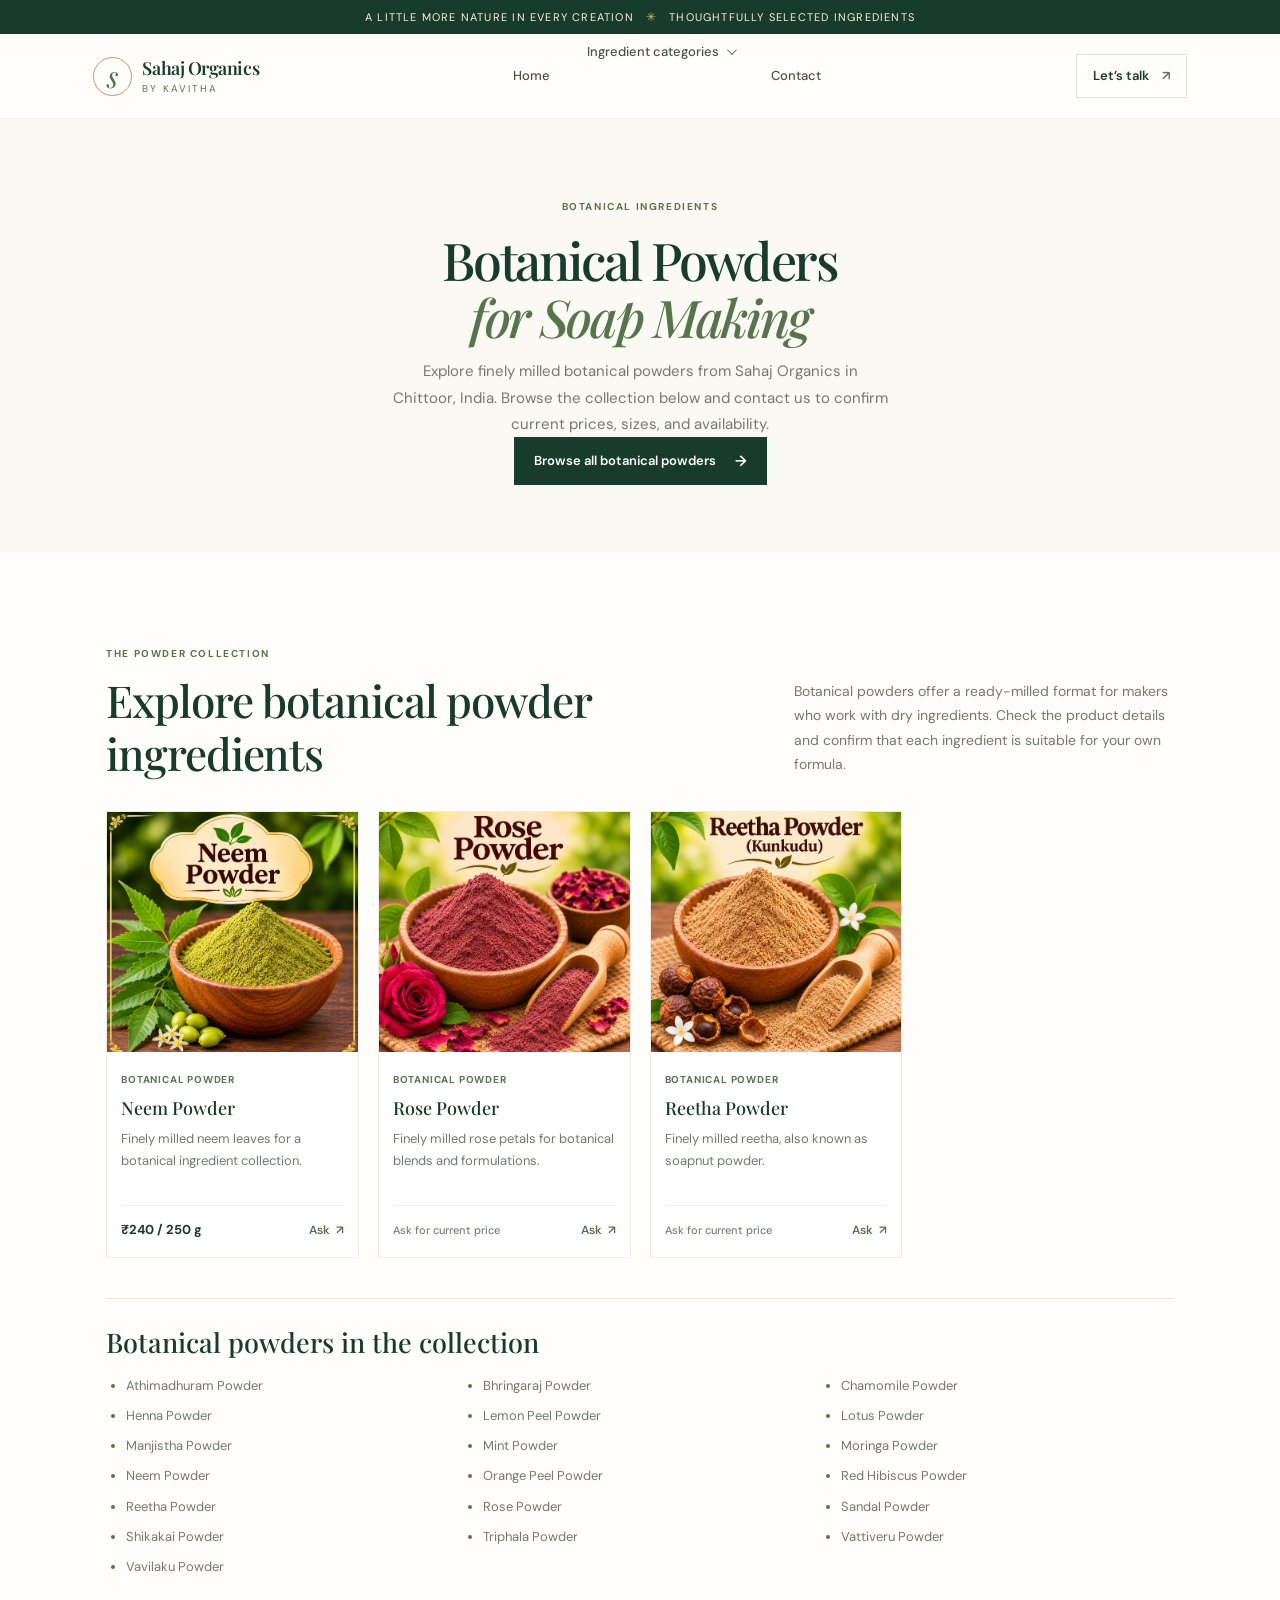
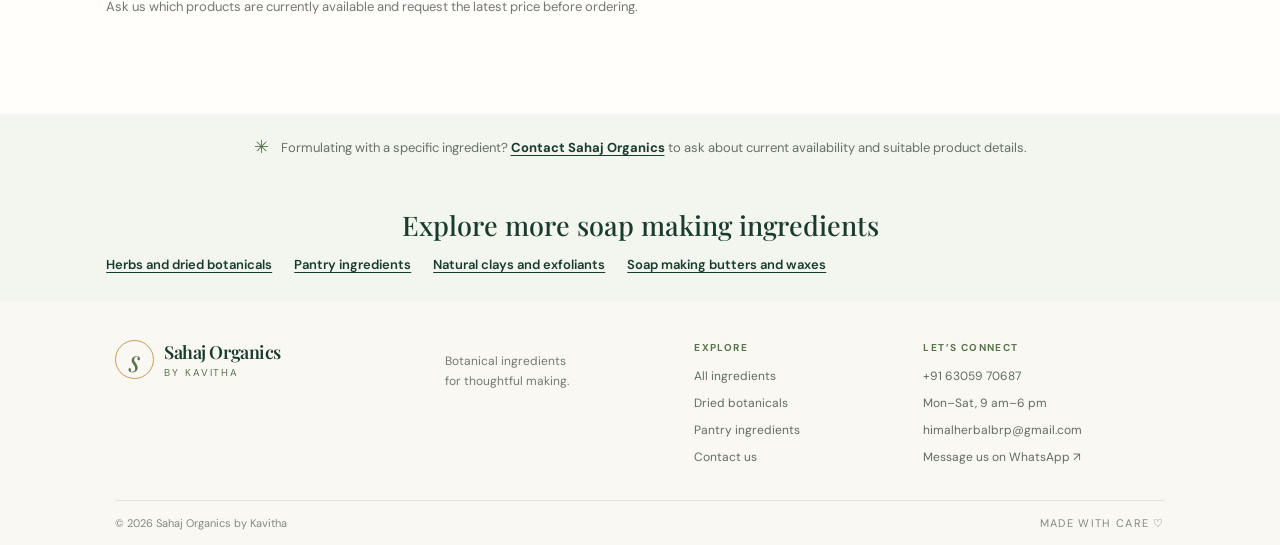
<file: botanical-powders.html>
<!doctype html>
<html lang="en-IN">
  <head>
    <meta charset="utf-8">
    <meta name="viewport" content="width=device-width, initial-scale=1">
    <meta name="theme-color" content="#183c2b">
    <meta name="description" content="Explore botanical powders for soap making from Sahaj Organics in India, including neem, rose, hibiscus, reetha, sandal, and more. Ask us about current prices.">
    <meta name="robots" content="index,follow,max-image-preview:large">
    <link rel="canonical" href="https://sahajorganics.github.io/soapsupplies/botanical-powders.html">
    <title>Botanical Powders for Soap Making | Sahaj Organics</title>
    <meta property="og:type" content="website">
    <meta property="og:locale" content="en_IN">
    <meta property="og:site_name" content="Sahaj Organics">
    <meta property="og:title" content="Botanical Powders for Soap Making | Sahaj Organics">
    <meta property="og:description" content="Explore botanical powders for soap making from Sahaj Organics in India, including neem, rose, hibiscus, reetha, sandal, and more.">
    <meta property="og:url" content="https://sahajorganics.github.io/soapsupplies/botanical-powders.html">
    <meta property="og:image" content="https://sahajorganics.github.io/soapsupplies/images/social-preview.jpg">
    <meta name="twitter:card" content="summary_large_image">
    <meta name="twitter:title" content="Botanical Powders for Soap Making | Sahaj Organics">
    <meta name="twitter:description" content="Explore botanical powders for soap making from Sahaj Organics in India.">
    <meta name="twitter:image" content="https://sahajorganics.github.io/soapsupplies/images/social-preview.jpg">
    <link rel="preconnect" href="https://fonts.googleapis.com">
    <link rel="preconnect" href="https://fonts.gstatic.com" crossorigin>
    <link href="https://fonts.googleapis.com/css2?family=DM+Sans:wght@400;500;600;700&family=Playfair+Display:wght@500;600;700&display=swap" rel="stylesheet">
    <link rel="stylesheet" href="styles.css">
    <script src="app.js" defer></script>
  </head>
  <body>
    <div class="announcement">A little more nature in every creation <span aria-hidden="true">✳</span> Thoughtfully selected ingredients</div>
    <header class="site-header">
      <a class="brand" href="index.html" aria-label="Sahaj Organics home"><span class="brand-mark" aria-hidden="true">s</span><span class="brand-copy"><strong>Sahaj Organics</strong><small>by Kavitha</small></span></a>
      <nav class="main-nav" aria-label="Main navigation">
        <a class="nav-link" href="index.html">Home</a>
        <details class="nav-dropdown">
          <summary>Ingredient categories <span class="dropdown-caret" aria-hidden="true"></span></summary>
          <div class="dropdown-menu">
            <a href="botanical-powders.html" aria-current="page">Botanical powders</a>
            <a href="dried-botanicals.html">Dried botanicals</a>
            <a href="soapmaking-pantry.html">Pantry ingredients</a>
            <a href="clays-exfoliants.html">Clays and exfoliants</a>
            <a href="soapmaking-butters-waxes.html">Butters and waxes</a>
          </div>
        </details>
        <a class="nav-link" href="contact.html">Contact</a>
      </nav>
      <a class="header-cta" href="https://wa.me/916305970687" target="_blank" rel="noreferrer">Let’s talk <span aria-hidden="true">↗</span></a>
    </header>
    <main>
      <section class="contact-hero category-hero">
        <span class="eyebrow">BOTANICAL INGREDIENTS</span>
        <h1>Botanical Powders<br><em>for Soap Making</em></h1>
        <p>Explore finely milled botanical powders from Sahaj Organics in Chittoor, India. Browse the collection below and contact us to confirm current prices, sizes, and availability.</p>
        <a class="button button-dark" href="index.html#shop" data-category-link="Botanical powders">Browse all botanical powders <span aria-hidden="true">→</span></a>
      </section>
      <section class="shop-section">
        <div class="section-heading">
          <div><span class="eyebrow">THE POWDER COLLECTION</span><h2>Explore botanical powder ingredients</h2></div>
          <p>Botanical powders offer a ready-milled format for makers who work with dry ingredients. Check the product details and confirm that each ingredient is suitable for your own formula.</p>
        </div>
        <div class="product-grid">
          <article class="product-card">
            <div class="product-image"><img src="images/NeemPowder.jpeg" alt="Neem powder botanical ingredient for soap making" loading="lazy"></div>
            <div class="product-info"><span class="product-category">Botanical powder</span><h3>Neem Powder</h3><p class="product-description">Finely milled neem leaves for a botanical ingredient collection.</p><div class="product-bottom"><strong class="product-price">₹240 / 250 g</strong><a class="product-enquire" href="https://wa.me/916305970687?text=Hello%20Sahaj%20Organics%2C%20I%27d%20like%20to%20ask%20about%20Neem%20Powder." target="_blank" rel="noreferrer">Ask <span aria-hidden="true">↗</span></a></div></div>
          </article>
          <article class="product-card">
            <div class="product-image"><img src="images/RosePowder.jpeg" alt="Finely milled rose powder for soap making" loading="lazy"></div>
            <div class="product-info"><span class="product-category">Botanical powder</span><h3>Rose Powder</h3><p class="product-description">Finely milled rose petals for botanical blends and formulations.</p><div class="product-bottom"><strong class="product-price price-ask">Ask for current price</strong><a class="product-enquire" href="https://wa.me/916305970687?text=Hello%20Sahaj%20Organics%2C%20I%27d%20like%20to%20ask%20about%20Rose%20Powder." target="_blank" rel="noreferrer">Ask <span aria-hidden="true">↗</span></a></div></div>
          </article>
          <article class="product-card">
            <div class="product-image"><img src="images/ReethaPowder.jpeg" alt="Reetha soapnut powder botanical ingredient" loading="lazy"></div>
            <div class="product-info"><span class="product-category">Botanical powder</span><h3>Reetha Powder</h3><p class="product-description">Finely milled reetha, also known as soapnut powder.</p><div class="product-bottom"><strong class="product-price price-ask">Ask for current price</strong><a class="product-enquire" href="https://wa.me/916305970687?text=Hello%20Sahaj%20Organics%2C%20I%27d%20like%20to%20ask%20about%20Reetha%20Powder." target="_blank" rel="noreferrer">Ask <span aria-hidden="true">↗</span></a></div></div>
          </article>
        </div>
        <div class="category-ingredient-list">
          <h2>Botanical powders in the collection</h2>
          <ul><li>Athimadhuram Powder</li><li>Bhringaraj Powder</li><li>Chamomile Powder</li><li>Henna Powder</li><li>Lemon Peel Powder</li><li>Lotus Powder</li><li>Manjistha Powder</li><li>Mint Powder</li><li>Moringa Powder</li><li>Neem Powder</li><li>Orange Peel Powder</li><li>Red Hibiscus Powder</li><li>Reetha Powder</li><li>Rose Powder</li><li>Sandal Powder</li><li>Shikakai Powder</li><li>Triphala Powder</li><li>Vattiveru Powder</li><li>Vavilaku Powder</li></ul>
          <p>Ask us which products are currently available and request the latest price before ordering.</p>
        </div>
      </section>
      <section class="contact-footnote"><span aria-hidden="true">✳</span><p>Formulating with a specific ingredient? <a href="contact.html">Contact Sahaj Organics</a> to ask about current availability and suitable product details.</p></section>
      <section class="category-related-links" aria-label="Related ingredient categories">
        <h2>Explore more soap making ingredients</h2>
        <a href="dried-botanicals.html">Herbs and dried botanicals</a><a href="soapmaking-pantry.html">Pantry ingredients</a><a href="clays-exfoliants.html">Natural clays and exfoliants</a><a href="soapmaking-butters-waxes.html">Soap making butters and waxes</a>
      </section>
    </main>
    <footer class="site-footer">
      <div class="footer-main">
        <a class="brand footer-brand" href="index.html" aria-label="Sahaj Organics home"><span class="brand-mark" aria-hidden="true">s</span><span class="brand-copy"><strong>Sahaj Organics</strong><small>by Kavitha</small></span></a>
        <p>Botanical ingredients<br>for thoughtful making.</p>
        <div class="footer-links"><strong>EXPLORE</strong><a href="index.html#shop">All ingredients</a><a href="dried-botanicals.html">Dried botanicals</a><a href="soapmaking-pantry.html">Pantry ingredients</a><a href="contact.html">Contact us</a></div>
        <div class="footer-contact"><strong>LET’S CONNECT</strong><a href="tel:+916305970687">+91 63059 70687</a><span>Mon–Sat, 9 am–6 pm</span><a href="mailto:himalherbalbrp@gmail.com">himalherbalbrp@gmail.com</a><a href="https://wa.me/916305970687" target="_blank" rel="noreferrer">Message us on WhatsApp ↗</a></div>
      </div>
      <div class="footer-bottom"><span>© <span id="currentYear"></span> Sahaj Organics by Kavitha</span><span>MADE WITH CARE <span aria-hidden="true">♡</span></span></div>
    </footer>
  </body>
</html>
</file>
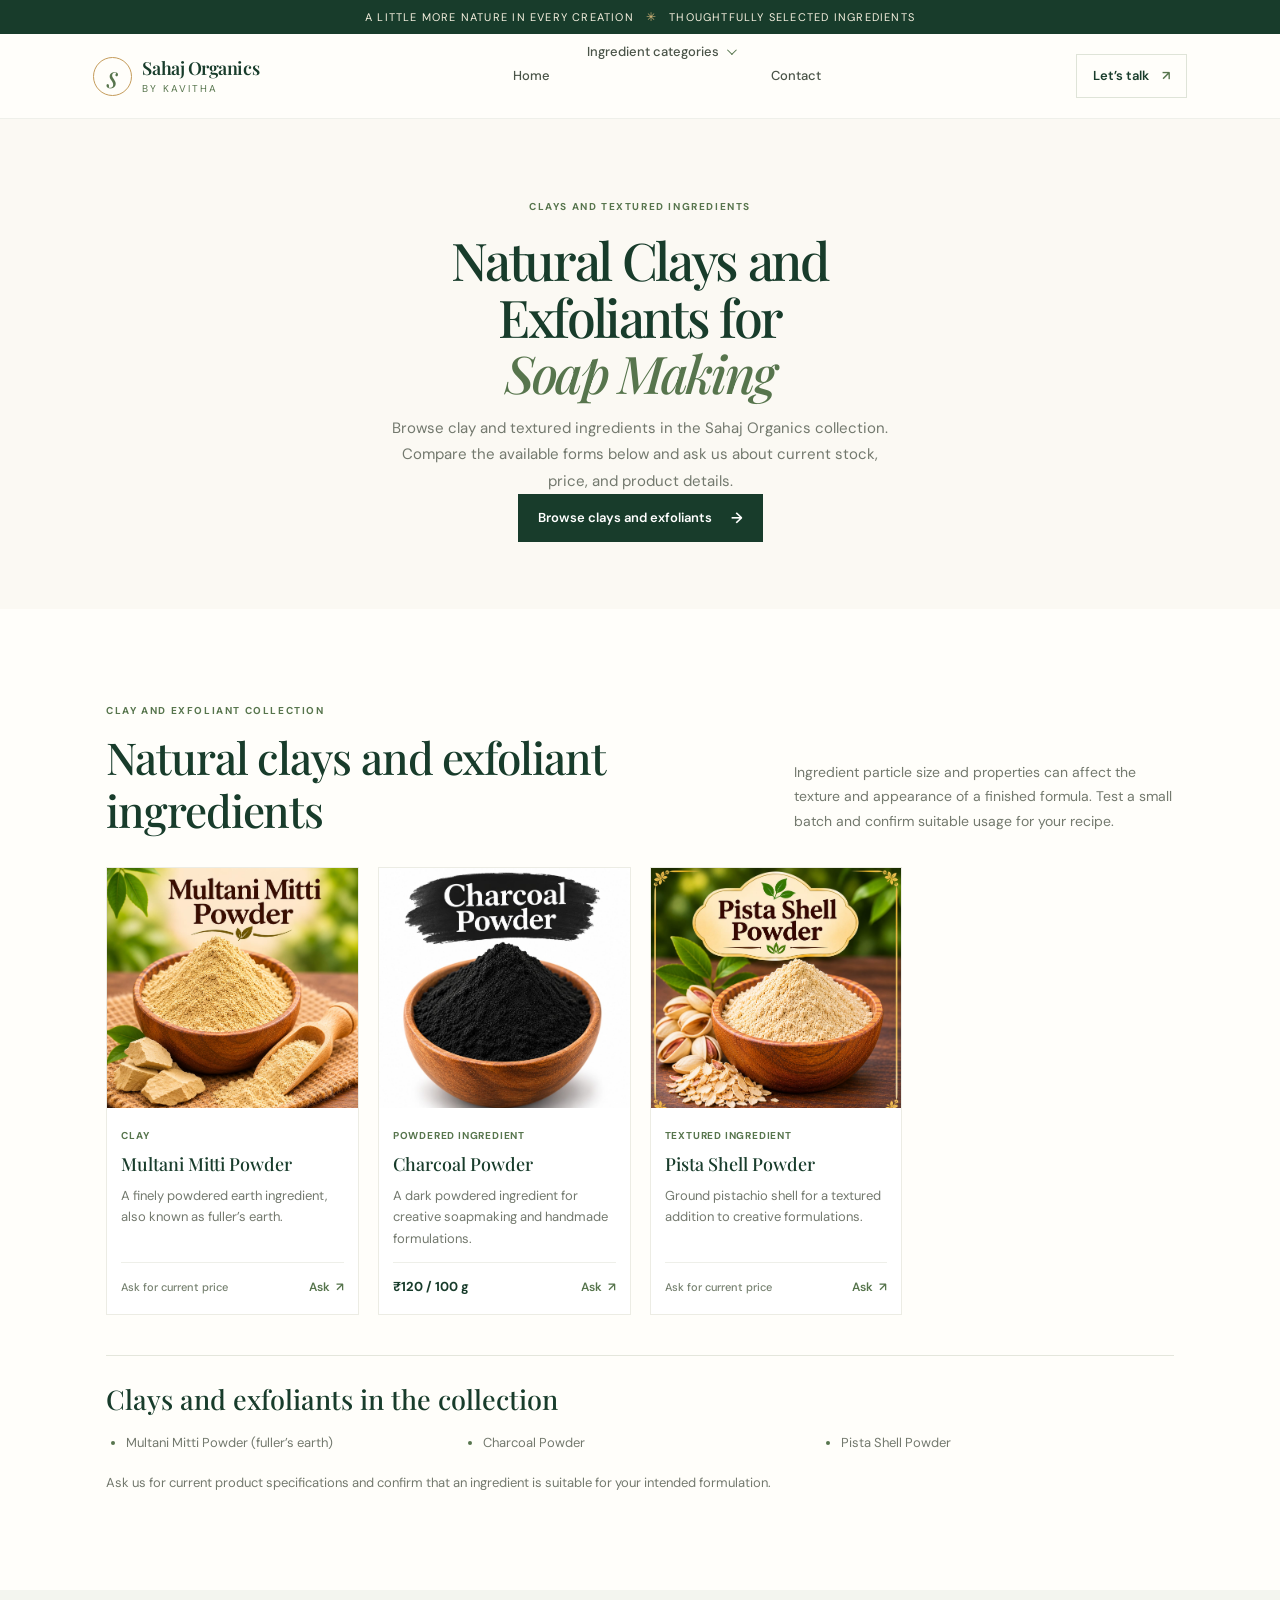
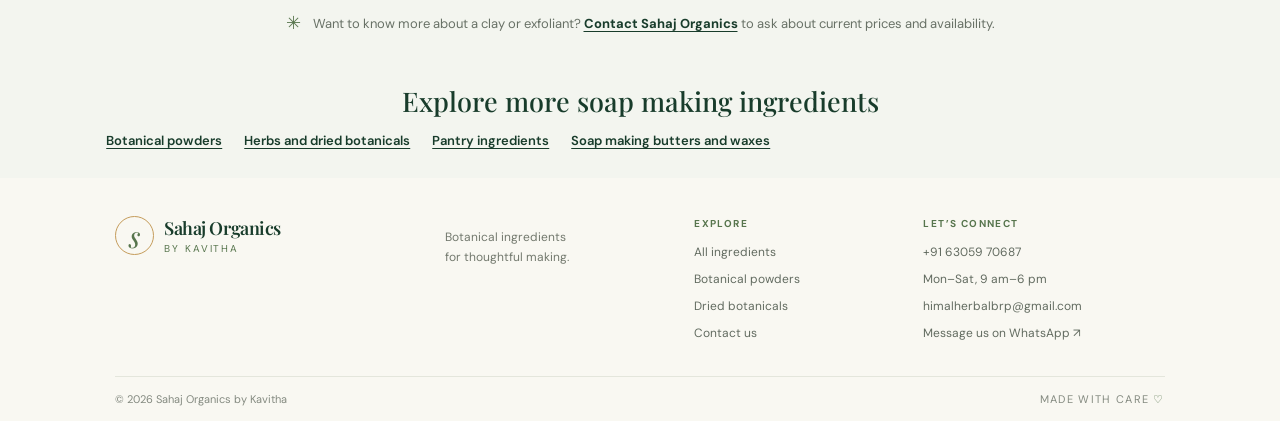
<file: clays-exfoliants.html>
<!doctype html>
<html lang="en-IN">
  <head>
    <meta charset="utf-8">
    <meta name="viewport" content="width=device-width, initial-scale=1">
    <meta name="theme-color" content="#183c2b">
    <meta name="description" content="Explore natural clays and exfoliant ingredients for soap making from Sahaj Organics, including multani mitti, charcoal powder, and pista shell powder.">
    <meta name="robots" content="index,follow,max-image-preview:large">
    <link rel="canonical" href="https://sahajorganics.github.io/soapsupplies/clays-exfoliants.html">
    <title>Natural Clays for Soap Making | Sahaj Organics</title>
    <meta property="og:type" content="website">
    <meta property="og:locale" content="en_IN">
    <meta property="og:site_name" content="Sahaj Organics">
    <meta property="og:title" content="Natural Clays for Soap Making | Sahaj Organics">
    <meta property="og:description" content="Explore natural clays and exfoliant ingredients for soap making from Sahaj Organics, including multani mitti, charcoal powder, and pista shell powder.">
    <meta property="og:url" content="https://sahajorganics.github.io/soapsupplies/clays-exfoliants.html">
    <meta property="og:image" content="https://sahajorganics.github.io/soapsupplies/images/social-preview.jpg">
    <meta name="twitter:card" content="summary_large_image">
    <meta name="twitter:title" content="Natural Clays for Soap Making | Sahaj Organics">
    <meta name="twitter:description" content="Explore natural clays and exfoliant ingredients for soap making from Sahaj Organics.">
    <meta name="twitter:image" content="https://sahajorganics.github.io/soapsupplies/images/social-preview.jpg">
    <link rel="preconnect" href="https://fonts.googleapis.com">
    <link rel="preconnect" href="https://fonts.gstatic.com" crossorigin>
    <link href="https://fonts.googleapis.com/css2?family=DM+Sans:wght@400;500;600;700&family=Playfair+Display:wght@500;600;700&display=swap" rel="stylesheet">
    <link rel="stylesheet" href="styles.css">
    <script src="app.js" defer></script>
  </head>
  <body>
    <div class="announcement">A little more nature in every creation <span aria-hidden="true">✳</span> Thoughtfully selected ingredients</div>
    <header class="site-header">
      <a class="brand" href="index.html" aria-label="Sahaj Organics home"><span class="brand-mark" aria-hidden="true">s</span><span class="brand-copy"><strong>Sahaj Organics</strong><small>by Kavitha</small></span></a>
      <nav class="main-nav" aria-label="Main navigation">
        <a class="nav-link" href="index.html">Home</a>
        <details class="nav-dropdown">
          <summary>Ingredient categories <span class="dropdown-caret" aria-hidden="true"></span></summary>
          <div class="dropdown-menu">
            <a href="botanical-powders.html">Botanical powders</a>
            <a href="dried-botanicals.html">Dried botanicals</a>
            <a href="soapmaking-pantry.html">Pantry ingredients</a>
            <a href="clays-exfoliants.html" aria-current="page">Clays and exfoliants</a>
            <a href="soapmaking-butters-waxes.html">Butters and waxes</a>
          </div>
        </details>
        <a class="nav-link" href="contact.html">Contact</a>
      </nav>
      <a class="header-cta" href="https://wa.me/916305970687" target="_blank" rel="noreferrer">Let’s talk <span aria-hidden="true">↗</span></a>
    </header>
    <main>
      <section class="contact-hero category-hero">
        <span class="eyebrow">CLAYS AND TEXTURED INGREDIENTS</span>
        <h1>Natural Clays and<br>Exfoliants for<br><em>Soap Making</em></h1>
        <p>Browse clay and textured ingredients in the Sahaj Organics collection. Compare the available forms below and ask us about current stock, price, and product details.</p>
        <a class="button button-dark" href="index.html#shop" data-category-link="Soap clays & exfoliants">Browse clays and exfoliants <span aria-hidden="true">→</span></a>
      </section>
      <section class="shop-section">
        <div class="section-heading">
          <div><span class="eyebrow">CLAY AND EXFOLIANT COLLECTION</span><h2>Natural clays and exfoliant ingredients</h2></div>
          <p>Ingredient particle size and properties can affect the texture and appearance of a finished formula. Test a small batch and confirm suitable usage for your recipe.</p>
        </div>
        <div class="product-grid">
          <article class="product-card"><div class="product-image"><img src="images/MultaniMittiPowder.jpeg" alt="Multani mitti clay powder, also called fuller’s earth" loading="lazy"></div><div class="product-info"><span class="product-category">Clay</span><h3>Multani Mitti Powder</h3><p class="product-description">A finely powdered earth ingredient, also known as fuller’s earth.</p><div class="product-bottom"><strong class="product-price price-ask">Ask for current price</strong><a class="product-enquire" href="https://wa.me/916305970687?text=Hello%20Sahaj%20Organics%2C%20I%27d%20like%20to%20ask%20about%20Multani%20Mitti%20Powder." target="_blank" rel="noreferrer">Ask <span aria-hidden="true">↗</span></a></div></div></article>
          <article class="product-card"><div class="product-image"><img src="images/CharcoalPowder.jpeg" alt="Charcoal powder for creative soapmaking formulations" loading="lazy"></div><div class="product-info"><span class="product-category">Powdered ingredient</span><h3>Charcoal Powder</h3><p class="product-description">A dark powdered ingredient for creative soapmaking and handmade formulations.</p><div class="product-bottom"><strong class="product-price">₹120 / 100 g</strong><a class="product-enquire" href="https://wa.me/916305970687?text=Hello%20Sahaj%20Organics%2C%20I%27d%20like%20to%20ask%20about%20Charcoal%20Powder." target="_blank" rel="noreferrer">Ask <span aria-hidden="true">↗</span></a></div></div></article>
          <article class="product-card"><div class="product-image"><img src="images/PistaShellPowder.jpeg" alt="Ground pista shell powder for textured formulations" loading="lazy"></div><div class="product-info"><span class="product-category">Textured ingredient</span><h3>Pista Shell Powder</h3><p class="product-description">Ground pistachio shell for a textured addition to creative formulations.</p><div class="product-bottom"><strong class="product-price price-ask">Ask for current price</strong><a class="product-enquire" href="https://wa.me/916305970687?text=Hello%20Sahaj%20Organics%2C%20I%27d%20like%20to%20ask%20about%20Pista%20Shell%20Powder." target="_blank" rel="noreferrer">Ask <span aria-hidden="true">↗</span></a></div></div></article>
        </div>
        <div class="category-ingredient-list">
          <h2>Clays and exfoliants in the collection</h2>
          <ul><li>Multani Mitti Powder (fuller’s earth)</li><li>Charcoal Powder</li><li>Pista Shell Powder</li></ul>
          <p>Ask us for current product specifications and confirm that an ingredient is suitable for your intended formulation.</p>
        </div>
      </section>
      <section class="contact-footnote"><span aria-hidden="true">✳</span><p>Want to know more about a clay or exfoliant? <a href="contact.html">Contact Sahaj Organics</a> to ask about current prices and availability.</p></section>
      <section class="category-related-links" aria-label="Related ingredient categories">
        <h2>Explore more soap making ingredients</h2>
        <a href="botanical-powders.html">Botanical powders</a><a href="dried-botanicals.html">Herbs and dried botanicals</a><a href="soapmaking-pantry.html">Pantry ingredients</a><a href="soapmaking-butters-waxes.html">Soap making butters and waxes</a>
      </section>
    </main>
    <footer class="site-footer">
      <div class="footer-main">
        <a class="brand footer-brand" href="index.html" aria-label="Sahaj Organics home"><span class="brand-mark" aria-hidden="true">s</span><span class="brand-copy"><strong>Sahaj Organics</strong><small>by Kavitha</small></span></a>
        <p>Botanical ingredients<br>for thoughtful making.</p>
        <div class="footer-links"><strong>EXPLORE</strong><a href="index.html#shop">All ingredients</a><a href="botanical-powders.html">Botanical powders</a><a href="dried-botanicals.html">Dried botanicals</a><a href="contact.html">Contact us</a></div>
        <div class="footer-contact"><strong>LET’S CONNECT</strong><a href="tel:+916305970687">+91 63059 70687</a><span>Mon–Sat, 9 am–6 pm</span><a href="mailto:himalherbalbrp@gmail.com">himalherbalbrp@gmail.com</a><a href="https://wa.me/916305970687" target="_blank" rel="noreferrer">Message us on WhatsApp ↗</a></div>
      </div>
      <div class="footer-bottom"><span>© <span id="currentYear"></span> Sahaj Organics by Kavitha</span><span>MADE WITH CARE <span aria-hidden="true">♡</span></span></div>
    </footer>
  </body>
</html>
</file>
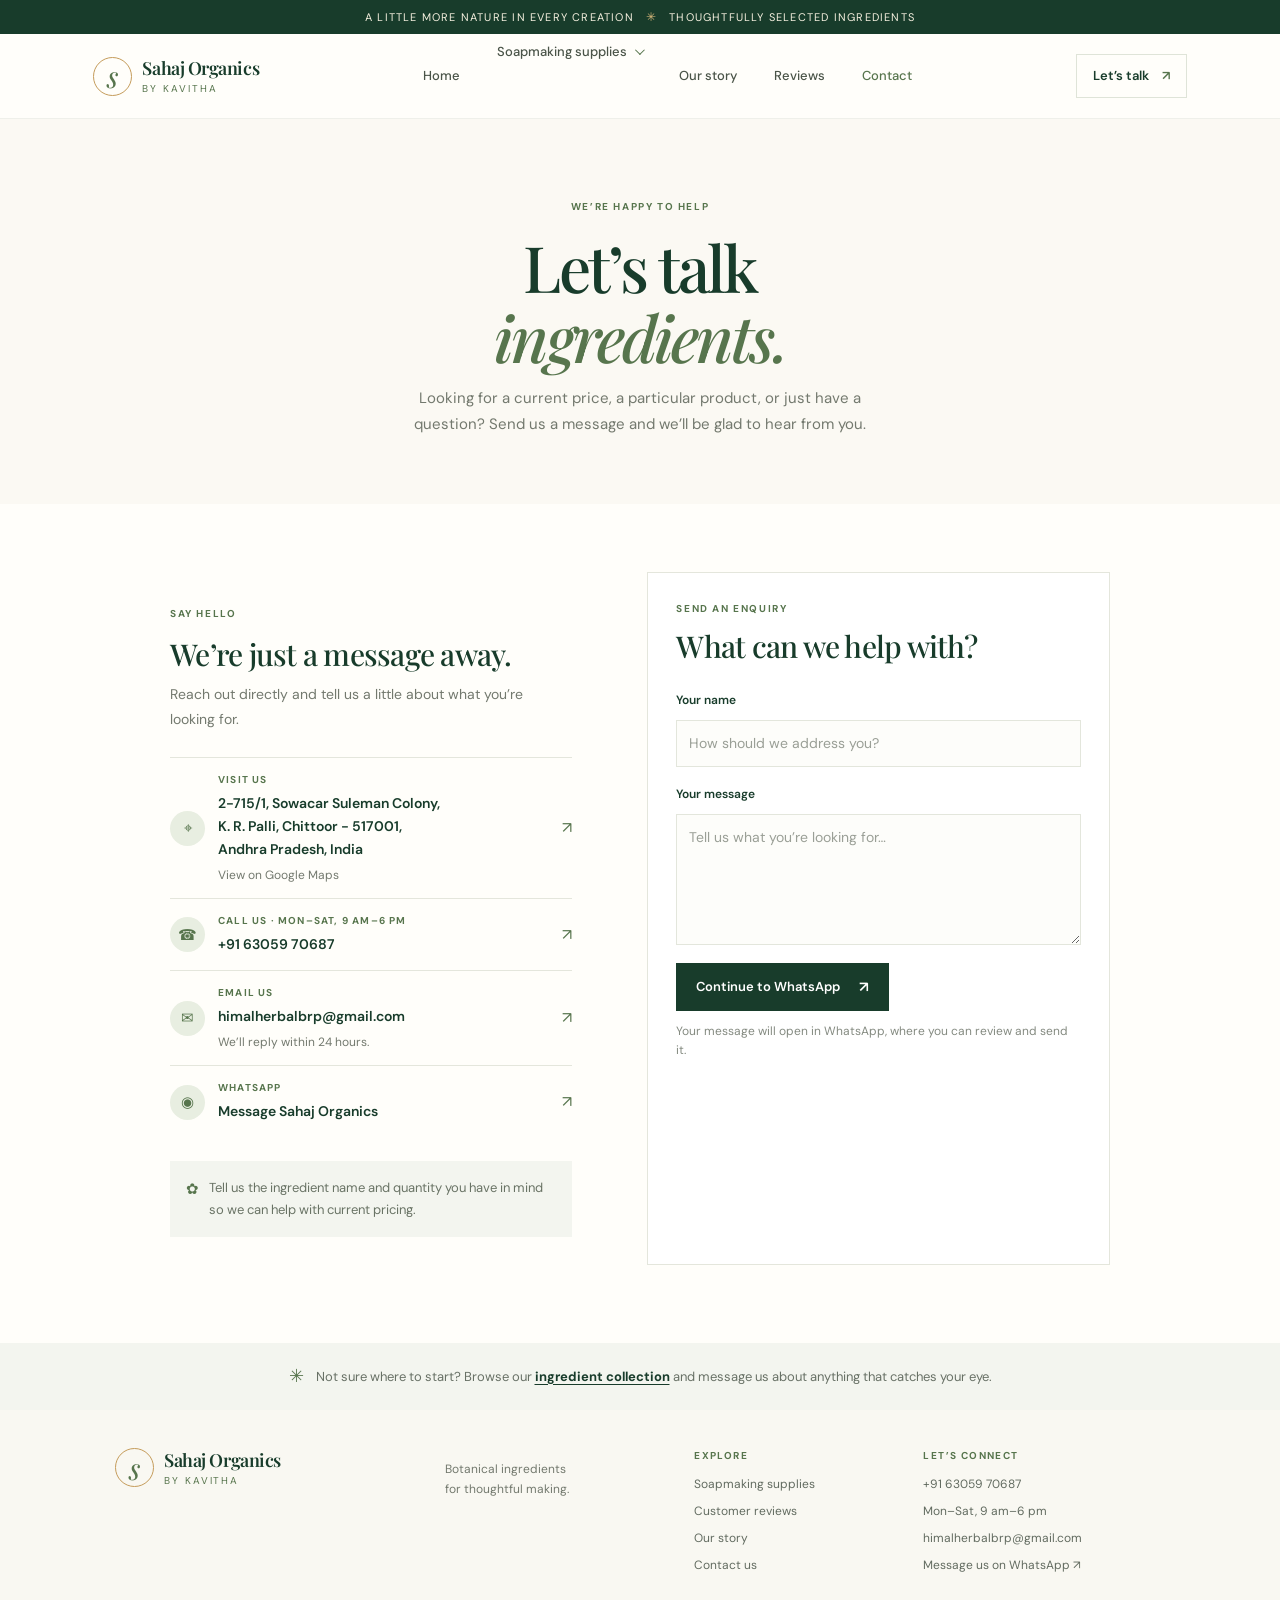
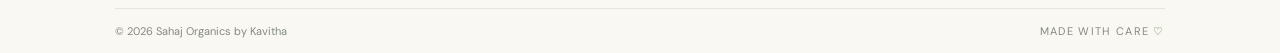
<file: contact.html>
<!doctype html>
<html lang="en-IN">
  <head>
    <meta charset="utf-8">
    <script>
      (function(w,d,s,l,i){w[l]=w[l]||[];w[l].push({'gtm.start':
      new Date().getTime(),event:'gtm.js'});var f=d.getElementsByTagName(s)[0],
      j=d.createElement(s),dl=l!='dataLayer'?'&l='+l:'';j.async=true;j.src=
      'https://www.googletagmanager.com/gtm.js?id='+i+dl;f.parentNode.insertBefore(j,f);
      })(window,document,'script','dataLayer','GTM-N9WNTF2S');
    </script>
    <meta name="viewport" content="width=device-width, initial-scale=1">
    <meta name="theme-color" content="#183c2b">
    <meta name="description" content="Contact Sahaj Organics in Chittoor, India, about soap supplies, soap raw materials, current prices, and availability across India.">
    <meta name="robots" content="index,follow,max-image-preview:large">
    <link rel="canonical" href="https://sahajorganics.github.io/soapsupplies/contact.html">
    <title>Contact Sahaj Organics | Soap Supplies in Chittoor, India</title>
    <meta property="og:type" content="website">
    <meta property="og:locale" content="en_IN">
    <meta property="og:site_name" content="Sahaj Organics">
    <meta property="og:title" content="Contact Sahaj Organics | Soap Supplies in Chittoor, India">
    <meta property="og:description" content="Contact Sahaj Organics in Chittoor, India, about soap supplies, soap raw materials, current prices, and availability.">
    <meta property="og:url" content="https://sahajorganics.github.io/soapsupplies/contact.html">
    <meta property="og:image" content="https://sahajorganics.github.io/soapsupplies/images/social-preview.jpg">
    <meta property="og:image:type" content="image/jpeg">
    <meta property="og:image:width" content="1200">
    <meta property="og:image:height" content="630">
    <meta property="og:image:alt" content="Sahaj Organics botanical soapmaking supplies and raw materials">
    <meta name="twitter:card" content="summary_large_image">
    <meta name="twitter:title" content="Contact Sahaj Organics | Soap Supplies in Chittoor, India">
    <meta name="twitter:description" content="Contact Sahaj Organics in Chittoor, India, about soap supplies, soap raw materials, current prices, and availability.">
    <meta name="twitter:image" content="https://sahajorganics.github.io/soapsupplies/images/social-preview.jpg">
    <meta name="twitter:image:alt" content="Sahaj Organics botanical soapmaking supplies and raw materials">
    <link rel="preconnect" href="https://fonts.googleapis.com">
    <link rel="preconnect" href="https://fonts.gstatic.com" crossorigin>
    <link href="https://fonts.googleapis.com/css2?family=DM+Sans:wght@400;500;600;700&family=Playfair+Display:wght@500;600;700&display=swap" rel="stylesheet">
    <link rel="stylesheet" href="styles.css">
    <script src="app.js" defer></script>
  </head>
  <body>
    <noscript><iframe src="https://www.googletagmanager.com/ns.html?id=GTM-N9WNTF2S" height="0" width="0" style="display:none;visibility:hidden"></iframe></noscript>
    <div class="announcement">A little more nature in every creation <span aria-hidden="true">✳</span> Thoughtfully selected ingredients</div>
    <header class="site-header">
      <a class="brand" href="index.html" aria-label="Sahaj Organics home">
        <span class="brand-mark" aria-hidden="true">s</span>
        <span class="brand-copy"><strong>Sahaj Organics</strong><small>by Kavitha</small></span>
      </a>
      <nav class="main-nav" aria-label="Main navigation">
        <a class="nav-link" href="index.html">Home</a>
        <details class="nav-dropdown">
          <summary>Soapmaking supplies <span class="dropdown-caret" aria-hidden="true"></span></summary>
          <div class="dropdown-menu">
            <a href="index.html#shop" data-category-link="all">All soapmaking supplies</a>
            <a href="index.html#shop" data-category-link="Botanical powders">Botanical powders</a>
            <a href="index.html#shop" data-category-link="Whole botanicals">Whole botanicals</a>
            <a href="index.html#shop" data-category-link="Soapmaking pantry powders">Soapmaking pantry powders</a>
            <a href="index.html#shop" data-category-link="Soap clays & exfoliants">Soap clays &amp; exfoliants</a>
            <a href="index.html#shop" data-category-link="Soapmaking butters & waxes">Soapmaking butters &amp; waxes</a>
          </div>
        </details>
        <a class="nav-link" href="index.html#our-story">Our story</a>
        <a class="nav-link" href="index.html#reviews">Reviews</a>
        <a class="nav-link active" href="contact.html">Contact</a>
      </nav>
      <a class="header-cta" href="https://wa.me/916305970687" target="_blank" rel="noreferrer">Let’s talk <span aria-hidden="true">↗</span></a>
    </header>
    <main>
      <section class="contact-hero">
        <span class="eyebrow">WE’RE HAPPY TO HELP</span>
        <h1>Let’s talk<br><em>ingredients.</em></h1>
        <p>Looking for a current price, a particular product, or just have a question? Send us a message and we’ll be glad to hear from you.</p>
      </section>
      <section class="contact-section">
        <div class="contact-card">
          <span class="eyebrow">SAY HELLO</span>
          <h2>We’re just a message away.</h2>
          <p>Reach out directly and tell us a little about what you’re looking for.</p>
          <a class="contact-method" href="https://maps.google.com/?q=2-715%2F1%2C%20Sowacar%20Suleman%20Colony%2C%20K.%20R.%20Palli%2C%20Chittoor%20517001%2C%20Andhra%20Pradesh%2C%20India" target="_blank" rel="noreferrer"><span class="contact-method-icon" aria-hidden="true">⌖</span><span><small>VISIT US</small><strong>2-715/1, Sowacar Suleman Colony,<br>K. R. Palli, Chittoor - 517001,<br>Andhra Pradesh, India</strong><span class="method-note">View on Google Maps</span></span><span class="method-arrow" aria-hidden="true">↗</span></a>
          <a class="contact-method" href="tel:+916305970687"><span class="contact-method-icon" aria-hidden="true">☎</span><span><small>CALL US · MON–SAT, 9 AM–6 PM</small><strong>+91 63059 70687</strong></span><span class="method-arrow" aria-hidden="true">↗</span></a>
          <a class="contact-method" href="mailto:himalherbalbrp@gmail.com"><span class="contact-method-icon" aria-hidden="true">✉</span><span><small>EMAIL US</small><strong>himalherbalbrp@gmail.com</strong><span class="method-note">We’ll reply within 24 hours.</span></span><span class="method-arrow" aria-hidden="true">↗</span></a>
          <a class="contact-method" href="https://wa.me/916305970687" target="_blank" rel="noreferrer"><span class="contact-method-icon" aria-hidden="true">◉</span><span><small>WHATSAPP</small><strong>Message Sahaj Organics</strong></span><span class="method-arrow" aria-hidden="true">↗</span></a>
          <div class="contact-aside"><span aria-hidden="true">✿</span> Tell us the ingredient name and quantity you have in mind so we can help with current pricing.</div>
        </div>
        <form class="enquiry-form" id="enquiryForm">
          <span class="eyebrow">SEND AN ENQUIRY</span>
          <h2>What can we help with?</h2>
          <label for="customerName">Your name</label>
          <input id="customerName" name="name" type="text" placeholder="How should we address you?" required>
          <label for="customerMessage">Your message</label>
          <textarea id="customerMessage" name="message" rows="5" placeholder="Tell us what you’re looking for…" required></textarea>
          <button class="button button-dark" type="submit">Continue to WhatsApp <span aria-hidden="true">↗</span></button>
          <p class="form-note">Your message will open in WhatsApp, where you can review and send it.</p>
        </form>
      </section>
      <section class="contact-footnote"><span aria-hidden="true">✳</span><p>Not sure where to start? Browse our <a href="index.html#shop">ingredient collection</a> and message us about anything that catches your eye.</p></section>
    </main>
    <footer class="site-footer">
      <div class="footer-main">
        <a class="brand footer-brand" href="index.html" aria-label="Sahaj Organics home">
          <span class="brand-mark" aria-hidden="true">s</span>
          <span class="brand-copy"><strong>Sahaj Organics</strong><small>by Kavitha</small></span>
        </a>
        <p>Botanical ingredients<br>for thoughtful making.</p>
        <div class="footer-links"><strong>EXPLORE</strong><a href="index.html#shop">Soapmaking supplies</a><a href="index.html#reviews">Customer reviews</a><a href="index.html#our-story">Our story</a><a href="contact.html">Contact us</a></div>
        <div class="footer-contact"><strong>LET’S CONNECT</strong><a href="tel:+916305970687">+91 63059 70687</a><span>Mon–Sat, 9 am–6 pm</span><a href="mailto:himalherbalbrp@gmail.com">himalherbalbrp@gmail.com</a><a href="https://wa.me/916305970687" target="_blank" rel="noreferrer">Message us on WhatsApp ↗</a></div>
      </div>
      <div class="footer-bottom"><span>© <span id="currentYear"></span> Sahaj Organics by Kavitha</span><span>MADE WITH CARE <span aria-hidden="true">♡</span></span></div>
    </footer>
  </body>
</html>
</file>
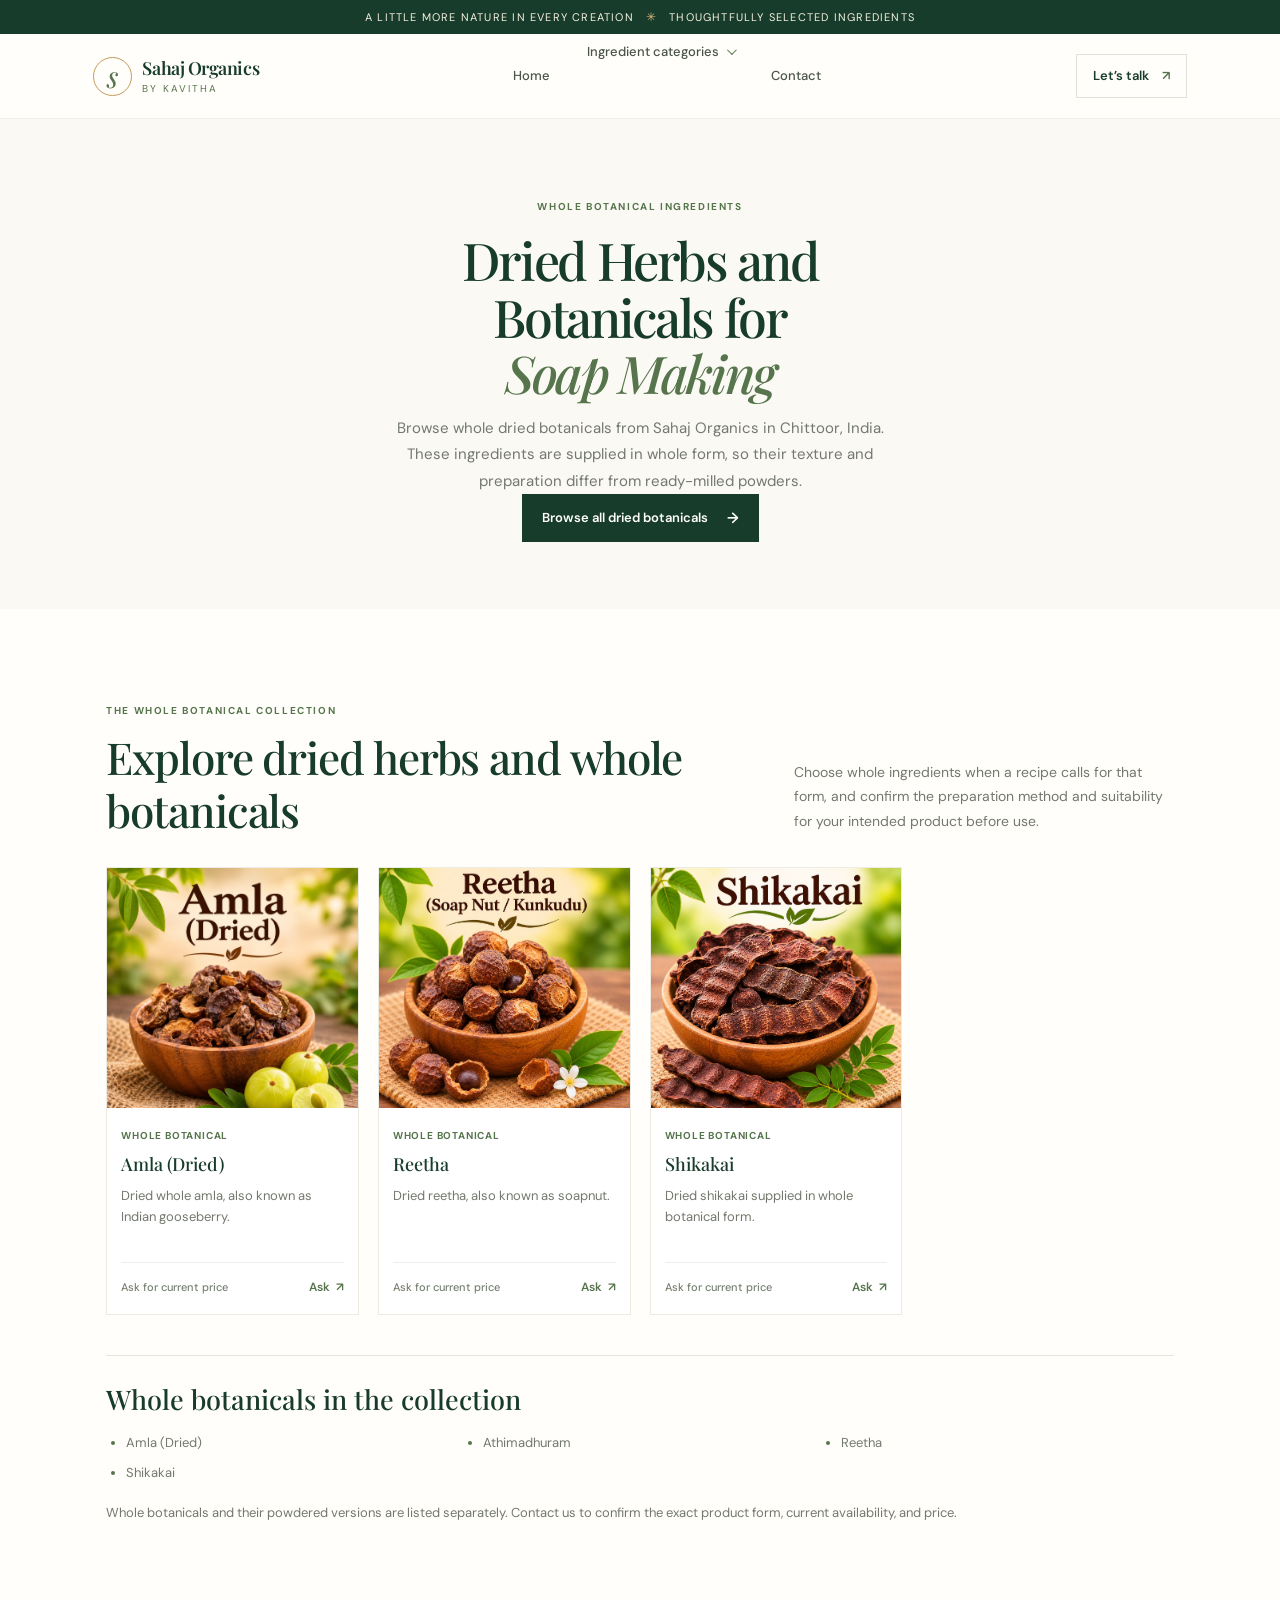
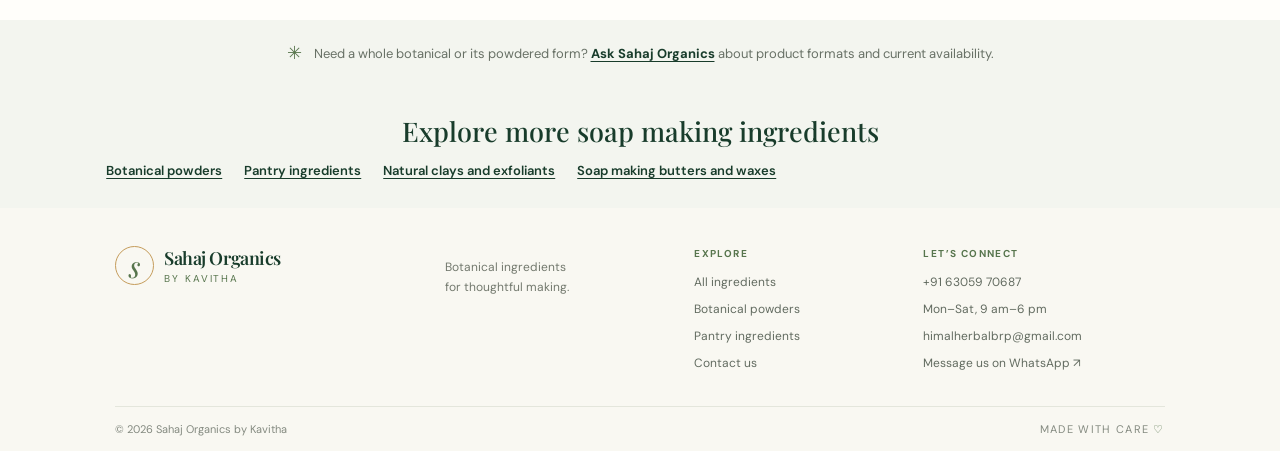
<file: dried-botanicals.html>
<!doctype html>
<html lang="en-IN">
  <head>
    <meta charset="utf-8">
    <meta name="viewport" content="width=device-width, initial-scale=1">
    <meta name="theme-color" content="#183c2b">
    <meta name="description" content="Browse dried herbs and whole botanicals for soap making from Sahaj Organics in India, including amla, reetha, shikakai, and athimadhuram.">
    <meta name="robots" content="index,follow,max-image-preview:large">
    <link rel="canonical" href="https://sahajorganics.github.io/soapsupplies/dried-botanicals.html">
    <title>Dried Herbs for Soap Making | Sahaj Organics</title>
    <meta property="og:type" content="website">
    <meta property="og:locale" content="en_IN">
    <meta property="og:site_name" content="Sahaj Organics">
    <meta property="og:title" content="Dried Herbs for Soap Making | Sahaj Organics">
    <meta property="og:description" content="Browse dried herbs and whole botanicals for soap making from Sahaj Organics in India, including amla, reetha, shikakai, and athimadhuram.">
    <meta property="og:url" content="https://sahajorganics.github.io/soapsupplies/dried-botanicals.html">
    <meta property="og:image" content="https://sahajorganics.github.io/soapsupplies/images/social-preview.jpg">
    <meta name="twitter:card" content="summary_large_image">
    <meta name="twitter:title" content="Dried Herbs for Soap Making | Sahaj Organics">
    <meta name="twitter:description" content="Browse dried herbs and whole botanicals for soap making from Sahaj Organics in India.">
    <meta name="twitter:image" content="https://sahajorganics.github.io/soapsupplies/images/social-preview.jpg">
    <link rel="preconnect" href="https://fonts.googleapis.com">
    <link rel="preconnect" href="https://fonts.gstatic.com" crossorigin>
    <link href="https://fonts.googleapis.com/css2?family=DM+Sans:wght@400;500;600;700&family=Playfair+Display:wght@500;600;700&display=swap" rel="stylesheet">
    <link rel="stylesheet" href="styles.css">
    <script src="app.js" defer></script>
  </head>
  <body>
    <div class="announcement">A little more nature in every creation <span aria-hidden="true">✳</span> Thoughtfully selected ingredients</div>
    <header class="site-header">
      <a class="brand" href="index.html" aria-label="Sahaj Organics home"><span class="brand-mark" aria-hidden="true">s</span><span class="brand-copy"><strong>Sahaj Organics</strong><small>by Kavitha</small></span></a>
      <nav class="main-nav" aria-label="Main navigation">
        <a class="nav-link" href="index.html">Home</a>
        <details class="nav-dropdown">
          <summary>Ingredient categories <span class="dropdown-caret" aria-hidden="true"></span></summary>
          <div class="dropdown-menu">
            <a href="botanical-powders.html">Botanical powders</a>
            <a href="dried-botanicals.html" aria-current="page">Dried botanicals</a>
            <a href="soapmaking-pantry.html">Pantry ingredients</a>
            <a href="clays-exfoliants.html">Clays and exfoliants</a>
            <a href="soapmaking-butters-waxes.html">Butters and waxes</a>
          </div>
        </details>
        <a class="nav-link" href="contact.html">Contact</a>
      </nav>
      <a class="header-cta" href="https://wa.me/916305970687" target="_blank" rel="noreferrer">Let’s talk <span aria-hidden="true">↗</span></a>
    </header>
    <main>
      <section class="contact-hero category-hero">
        <span class="eyebrow">WHOLE BOTANICAL INGREDIENTS</span>
        <h1>Dried Herbs and<br>Botanicals for<br><em>Soap Making</em></h1>
        <p>Browse whole dried botanicals from Sahaj Organics in Chittoor, India. These ingredients are supplied in whole form, so their texture and preparation differ from ready-milled powders.</p>
        <a class="button button-dark" href="index.html#shop" data-category-link="Whole botanicals">Browse all dried botanicals <span aria-hidden="true">→</span></a>
      </section>
      <section class="shop-section">
        <div class="section-heading">
          <div><span class="eyebrow">THE WHOLE BOTANICAL COLLECTION</span><h2>Explore dried herbs and whole botanicals</h2></div>
          <p>Choose whole ingredients when a recipe calls for that form, and confirm the preparation method and suitability for your intended product before use.</p>
        </div>
        <div class="product-grid">
          <article class="product-card"><div class="product-image"><img src="images/Amla.jpeg" alt="Whole dried amla botanical ingredient" loading="lazy"></div><div class="product-info"><span class="product-category">Whole botanical</span><h3>Amla (Dried)</h3><p class="product-description">Dried whole amla, also known as Indian gooseberry.</p><div class="product-bottom"><strong class="product-price price-ask">Ask for current price</strong><a class="product-enquire" href="https://wa.me/916305970687?text=Hello%20Sahaj%20Organics%2C%20I%27d%20like%20to%20ask%20about%20dried%20Amla." target="_blank" rel="noreferrer">Ask <span aria-hidden="true">↗</span></a></div></div></article>
          <article class="product-card"><div class="product-image"><img src="images/Reetha.jpeg" alt="Whole dried reetha soapnuts" loading="lazy"></div><div class="product-info"><span class="product-category">Whole botanical</span><h3>Reetha</h3><p class="product-description">Dried reetha, also known as soapnut.</p><div class="product-bottom"><strong class="product-price price-ask">Ask for current price</strong><a class="product-enquire" href="https://wa.me/916305970687?text=Hello%20Sahaj%20Organics%2C%20I%27d%20like%20to%20ask%20about%20Reetha." target="_blank" rel="noreferrer">Ask <span aria-hidden="true">↗</span></a></div></div></article>
          <article class="product-card"><div class="product-image"><img src="images/Shikakai.jpeg" alt="Whole dried shikakai botanical ingredient" loading="lazy"></div><div class="product-info"><span class="product-category">Whole botanical</span><h3>Shikakai</h3><p class="product-description">Dried shikakai supplied in whole botanical form.</p><div class="product-bottom"><strong class="product-price price-ask">Ask for current price</strong><a class="product-enquire" href="https://wa.me/916305970687?text=Hello%20Sahaj%20Organics%2C%20I%27d%20like%20to%20ask%20about%20Shikakai." target="_blank" rel="noreferrer">Ask <span aria-hidden="true">↗</span></a></div></div></article>
        </div>
        <div class="category-ingredient-list">
          <h2>Whole botanicals in the collection</h2>
          <ul><li>Amla (Dried)</li><li>Athimadhuram</li><li>Reetha</li><li>Shikakai</li></ul>
          <p>Whole botanicals and their powdered versions are listed separately. Contact us to confirm the exact product form, current availability, and price.</p>
        </div>
      </section>
      <section class="contact-footnote"><span aria-hidden="true">✳</span><p>Need a whole botanical or its powdered form? <a href="contact.html">Ask Sahaj Organics</a> about product formats and current availability.</p></section>
      <section class="category-related-links" aria-label="Related ingredient categories">
        <h2>Explore more soap making ingredients</h2>
        <a href="botanical-powders.html">Botanical powders</a><a href="soapmaking-pantry.html">Pantry ingredients</a><a href="clays-exfoliants.html">Natural clays and exfoliants</a><a href="soapmaking-butters-waxes.html">Soap making butters and waxes</a>
      </section>
    </main>
    <footer class="site-footer">
      <div class="footer-main">
        <a class="brand footer-brand" href="index.html" aria-label="Sahaj Organics home"><span class="brand-mark" aria-hidden="true">s</span><span class="brand-copy"><strong>Sahaj Organics</strong><small>by Kavitha</small></span></a>
        <p>Botanical ingredients<br>for thoughtful making.</p>
        <div class="footer-links"><strong>EXPLORE</strong><a href="index.html#shop">All ingredients</a><a href="botanical-powders.html">Botanical powders</a><a href="soapmaking-pantry.html">Pantry ingredients</a><a href="contact.html">Contact us</a></div>
        <div class="footer-contact"><strong>LET’S CONNECT</strong><a href="tel:+916305970687">+91 63059 70687</a><span>Mon–Sat, 9 am–6 pm</span><a href="mailto:himalherbalbrp@gmail.com">himalherbalbrp@gmail.com</a><a href="https://wa.me/916305970687" target="_blank" rel="noreferrer">Message us on WhatsApp ↗</a></div>
      </div>
      <div class="footer-bottom"><span>© <span id="currentYear"></span> Sahaj Organics by Kavitha</span><span>MADE WITH CARE <span aria-hidden="true">♡</span></span></div>
    </footer>
  </body>
</html>
</file>
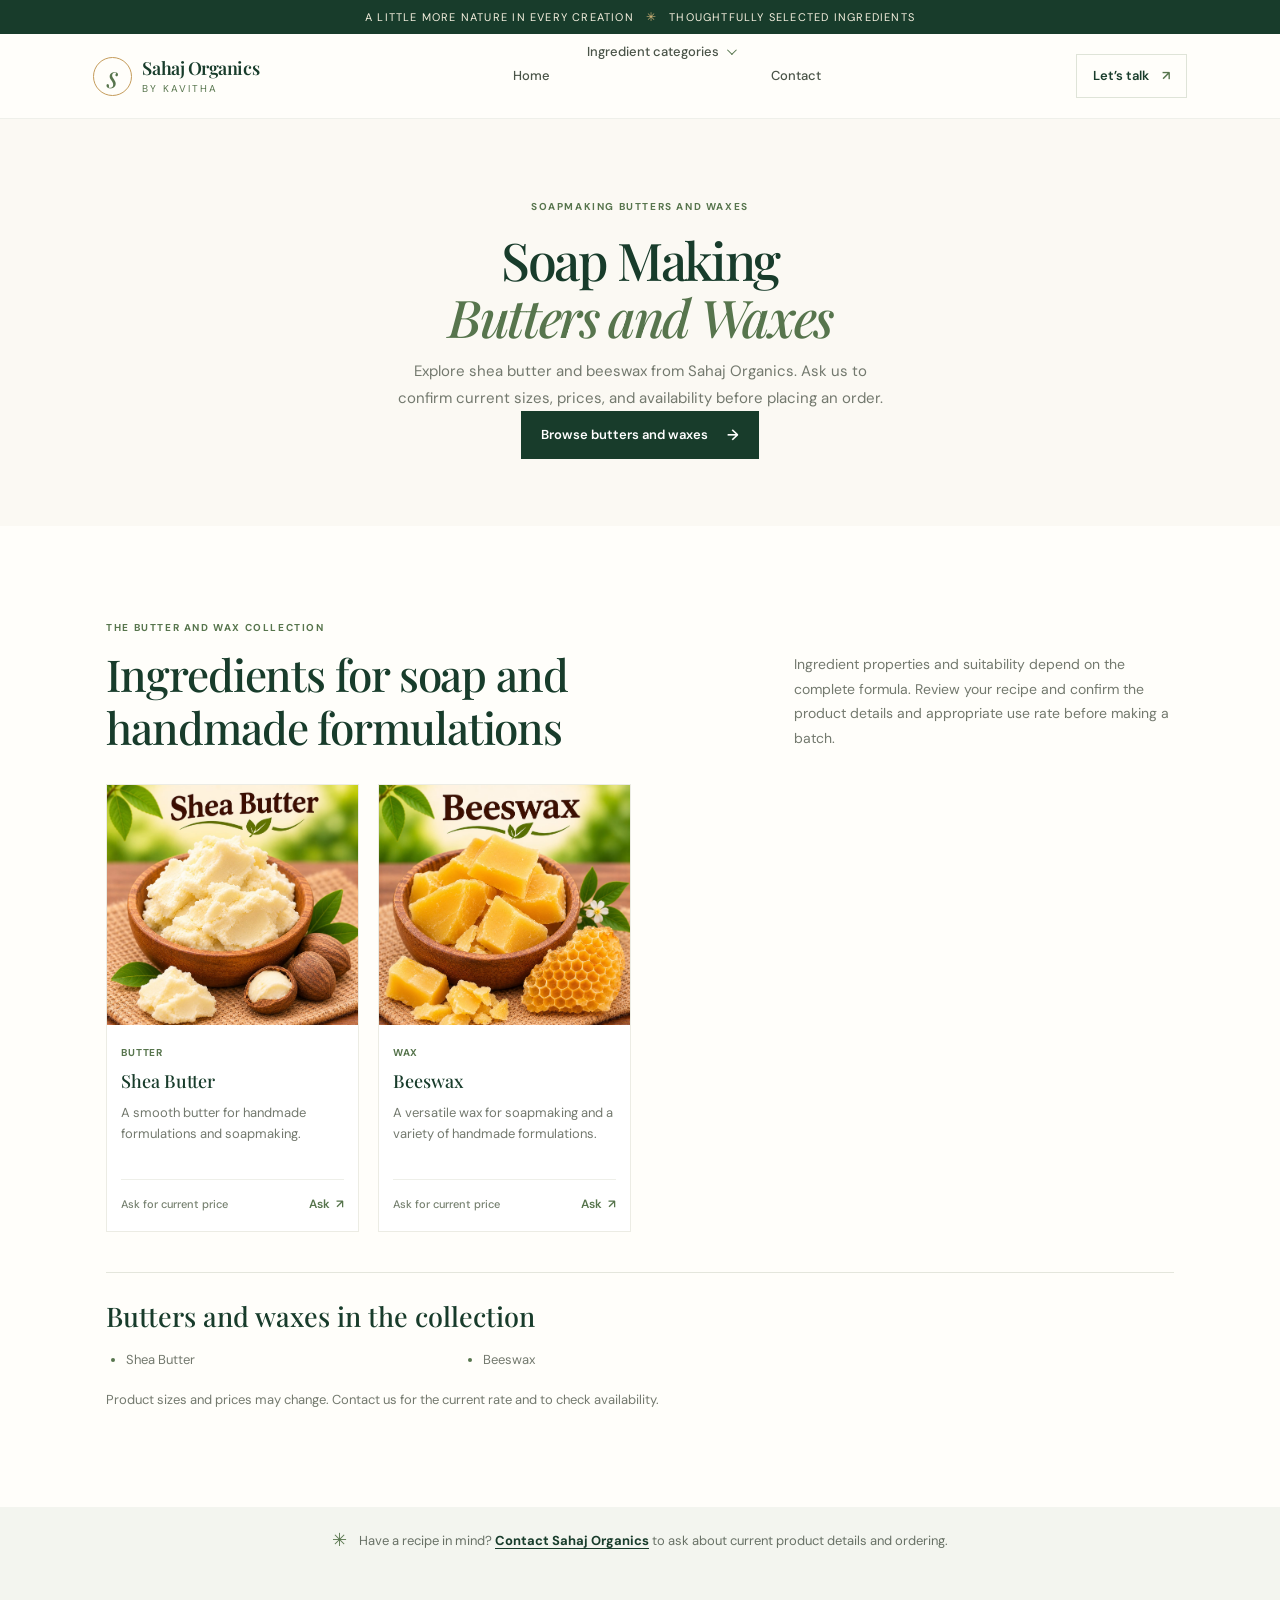
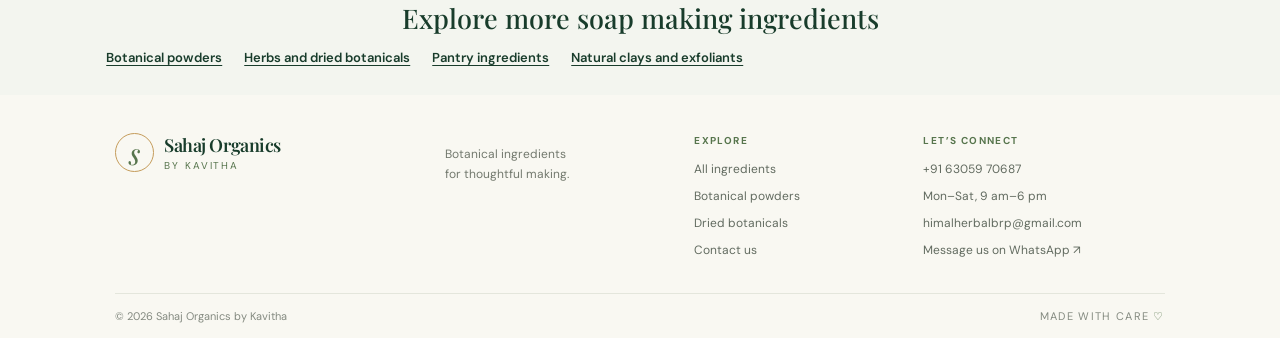
<file: soapmaking-butters-waxes.html>
<!doctype html>
<html lang="en-IN">
  <head>
    <meta charset="utf-8">
    <meta name="viewport" content="width=device-width, initial-scale=1">
    <meta name="theme-color" content="#183c2b">
    <meta name="description" content="Explore soap making butters and waxes from Sahaj Organics in India, including shea butter and beeswax. Contact us for current prices and availability.">
    <meta name="robots" content="index,follow,max-image-preview:large">
    <link rel="canonical" href="https://sahajorganics.github.io/soapsupplies/soapmaking-butters-waxes.html">
    <title>Soap Making Butters and Waxes | Sahaj Organics</title>
    <meta property="og:type" content="website">
    <meta property="og:locale" content="en_IN">
    <meta property="og:site_name" content="Sahaj Organics">
    <meta property="og:title" content="Soap Making Butters and Waxes | Sahaj Organics">
    <meta property="og:description" content="Explore soap making butters and waxes from Sahaj Organics in India, including shea butter and beeswax. Contact us for current prices and availability.">
    <meta property="og:url" content="https://sahajorganics.github.io/soapsupplies/soapmaking-butters-waxes.html">
    <meta property="og:image" content="https://sahajorganics.github.io/soapsupplies/images/social-preview.jpg">
    <meta name="twitter:card" content="summary_large_image">
    <meta name="twitter:title" content="Soap Making Butters and Waxes | Sahaj Organics">
    <meta name="twitter:description" content="Explore shea butter and beeswax for soap making from Sahaj Organics in India.">
    <meta name="twitter:image" content="https://sahajorganics.github.io/soapsupplies/images/social-preview.jpg">
    <link rel="preconnect" href="https://fonts.googleapis.com">
    <link rel="preconnect" href="https://fonts.gstatic.com" crossorigin>
    <link href="https://fonts.googleapis.com/css2?family=DM+Sans:wght@400;500;600;700&family=Playfair+Display:wght@500;600;700&display=swap" rel="stylesheet">
    <link rel="stylesheet" href="styles.css">
    <script src="app.js" defer></script>
  </head>
  <body>
    <div class="announcement">A little more nature in every creation <span aria-hidden="true">✳</span> Thoughtfully selected ingredients</div>
    <header class="site-header">
      <a class="brand" href="index.html" aria-label="Sahaj Organics home"><span class="brand-mark" aria-hidden="true">s</span><span class="brand-copy"><strong>Sahaj Organics</strong><small>by Kavitha</small></span></a>
      <nav class="main-nav" aria-label="Main navigation">
        <a class="nav-link" href="index.html">Home</a>
        <details class="nav-dropdown">
          <summary>Ingredient categories <span class="dropdown-caret" aria-hidden="true"></span></summary>
          <div class="dropdown-menu">
            <a href="botanical-powders.html">Botanical powders</a>
            <a href="dried-botanicals.html">Dried botanicals</a>
            <a href="soapmaking-pantry.html">Pantry ingredients</a>
            <a href="clays-exfoliants.html">Clays and exfoliants</a>
            <a href="soapmaking-butters-waxes.html" aria-current="page">Butters and waxes</a>
          </div>
        </details>
        <a class="nav-link" href="contact.html">Contact</a>
      </nav>
      <a class="header-cta" href="https://wa.me/916305970687" target="_blank" rel="noreferrer">Let’s talk <span aria-hidden="true">↗</span></a>
    </header>
    <main>
      <section class="contact-hero category-hero">
        <span class="eyebrow">SOAPMAKING BUTTERS AND WAXES</span>
        <h1>Soap Making<br><em>Butters and Waxes</em></h1>
        <p>Explore shea butter and beeswax from Sahaj Organics. Ask us to confirm current sizes, prices, and availability before placing an order.</p>
        <a class="button button-dark" href="index.html#shop" data-category-link="Soapmaking butters & waxes">Browse butters and waxes <span aria-hidden="true">→</span></a>
      </section>
      <section class="shop-section">
        <div class="section-heading">
          <div><span class="eyebrow">THE BUTTER AND WAX COLLECTION</span><h2>Ingredients for soap and handmade formulations</h2></div>
          <p>Ingredient properties and suitability depend on the complete formula. Review your recipe and confirm the product details and appropriate use rate before making a batch.</p>
        </div>
        <div class="product-grid">
          <article class="product-card"><div class="product-image"><img src="images/SheaButter.jpeg" alt="Shea butter ingredient for soap making" loading="lazy"></div><div class="product-info"><span class="product-category">Butter</span><h3>Shea Butter</h3><p class="product-description">A smooth butter for handmade formulations and soapmaking.</p><div class="product-bottom"><strong class="product-price price-ask">Ask for current price</strong><a class="product-enquire" href="https://wa.me/916305970687?text=Hello%20Sahaj%20Organics%2C%20I%27d%20like%20to%20ask%20about%20Shea%20Butter." target="_blank" rel="noreferrer">Ask <span aria-hidden="true">↗</span></a></div></div></article>
          <article class="product-card"><div class="product-image"><img src="images/Beeswax.jpeg" alt="Beeswax ingredient for soap making and handmade formulations" loading="lazy"></div><div class="product-info"><span class="product-category">Wax</span><h3>Beeswax</h3><p class="product-description">A versatile wax for soapmaking and a variety of handmade formulations.</p><div class="product-bottom"><strong class="product-price price-ask">Ask for current price</strong><a class="product-enquire" href="https://wa.me/916305970687?text=Hello%20Sahaj%20Organics%2C%20I%27d%20like%20to%20ask%20about%20Beeswax." target="_blank" rel="noreferrer">Ask <span aria-hidden="true">↗</span></a></div></div></article>
        </div>
        <div class="category-ingredient-list">
          <h2>Butters and waxes in the collection</h2>
          <ul><li>Shea Butter</li><li>Beeswax</li></ul>
          <p>Product sizes and prices may change. Contact us for the current rate and to check availability.</p>
        </div>
      </section>
      <section class="contact-footnote"><span aria-hidden="true">✳</span><p>Have a recipe in mind? <a href="contact.html">Contact Sahaj Organics</a> to ask about current product details and ordering.</p></section>
      <section class="category-related-links" aria-label="Related ingredient categories">
        <h2>Explore more soap making ingredients</h2>
        <a href="botanical-powders.html">Botanical powders</a><a href="dried-botanicals.html">Herbs and dried botanicals</a><a href="soapmaking-pantry.html">Pantry ingredients</a><a href="clays-exfoliants.html">Natural clays and exfoliants</a>
      </section>
    </main>
    <footer class="site-footer">
      <div class="footer-main">
        <a class="brand footer-brand" href="index.html" aria-label="Sahaj Organics home"><span class="brand-mark" aria-hidden="true">s</span><span class="brand-copy"><strong>Sahaj Organics</strong><small>by Kavitha</small></span></a>
        <p>Botanical ingredients<br>for thoughtful making.</p>
        <div class="footer-links"><strong>EXPLORE</strong><a href="index.html#shop">All ingredients</a><a href="botanical-powders.html">Botanical powders</a><a href="dried-botanicals.html">Dried botanicals</a><a href="contact.html">Contact us</a></div>
        <div class="footer-contact"><strong>LET’S CONNECT</strong><a href="tel:+916305970687">+91 63059 70687</a><span>Mon–Sat, 9 am–6 pm</span><a href="mailto:himalherbalbrp@gmail.com">himalherbalbrp@gmail.com</a><a href="https://wa.me/916305970687" target="_blank" rel="noreferrer">Message us on WhatsApp ↗</a></div>
      </div>
      <div class="footer-bottom"><span>© <span id="currentYear"></span> Sahaj Organics by Kavitha</span><span>MADE WITH CARE <span aria-hidden="true">♡</span></span></div>
    </footer>
  </body>
</html>
</file>
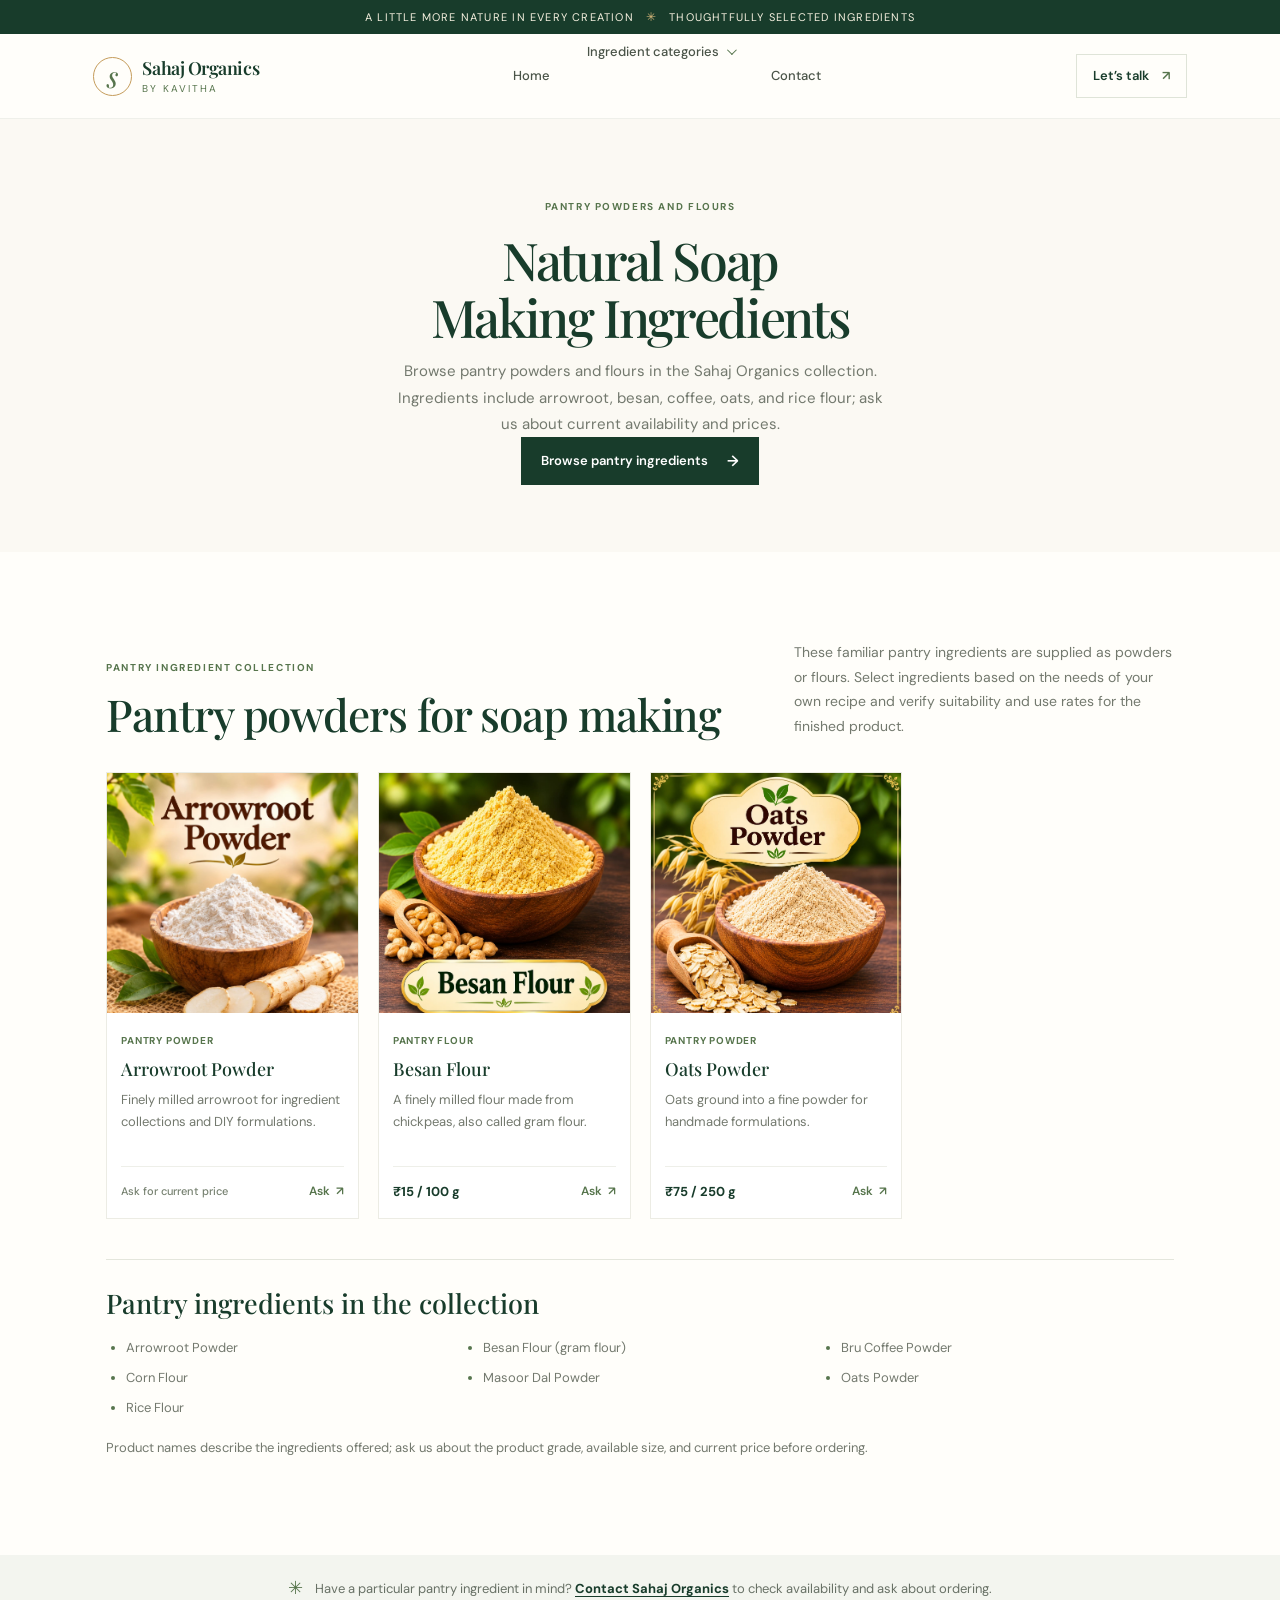
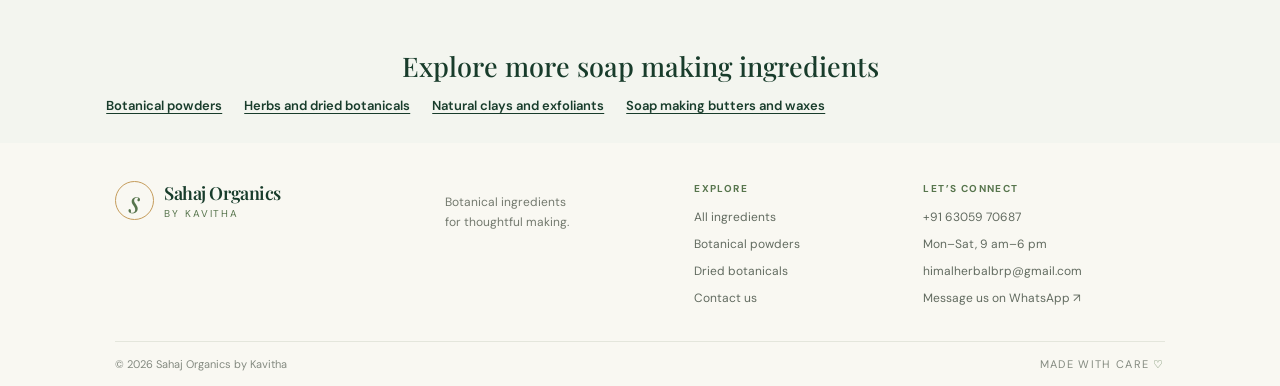
<file: soapmaking-pantry.html>
<!doctype html>
<html lang="en-IN">
  <head>
    <meta charset="utf-8">
    <meta name="viewport" content="width=device-width, initial-scale=1">
    <meta name="theme-color" content="#183c2b">
    <meta name="description" content="Explore natural soap making ingredients from the Sahaj Organics pantry collection, including arrowroot, besan, oats, rice flour, and other powders.">
    <meta name="robots" content="index,follow,max-image-preview:large">
    <link rel="canonical" href="https://sahajorganics.github.io/soapsupplies/soapmaking-pantry.html">
    <title>Natural Soap Making Ingredients | Sahaj Organics</title>
    <meta property="og:type" content="website">
    <meta property="og:locale" content="en_IN">
    <meta property="og:site_name" content="Sahaj Organics">
    <meta property="og:title" content="Natural Soap Making Ingredients | Sahaj Organics">
    <meta property="og:description" content="Explore natural soap making ingredients from the Sahaj Organics pantry collection, including arrowroot, besan, oats, rice flour, and other powders.">
    <meta property="og:url" content="https://sahajorganics.github.io/soapsupplies/soapmaking-pantry.html">
    <meta property="og:image" content="https://sahajorganics.github.io/soapsupplies/images/social-preview.jpg">
    <meta name="twitter:card" content="summary_large_image">
    <meta name="twitter:title" content="Natural Soap Making Ingredients | Sahaj Organics">
    <meta name="twitter:description" content="Explore pantry powders and flours for soap making from Sahaj Organics in India.">
    <meta name="twitter:image" content="https://sahajorganics.github.io/soapsupplies/images/social-preview.jpg">
    <link rel="preconnect" href="https://fonts.googleapis.com">
    <link rel="preconnect" href="https://fonts.gstatic.com" crossorigin>
    <link href="https://fonts.googleapis.com/css2?family=DM+Sans:wght@400;500;600;700&family=Playfair+Display:wght@500;600;700&display=swap" rel="stylesheet">
    <link rel="stylesheet" href="styles.css">
    <script src="app.js" defer></script>
  </head>
  <body>
    <div class="announcement">A little more nature in every creation <span aria-hidden="true">✳</span> Thoughtfully selected ingredients</div>
    <header class="site-header">
      <a class="brand" href="index.html" aria-label="Sahaj Organics home"><span class="brand-mark" aria-hidden="true">s</span><span class="brand-copy"><strong>Sahaj Organics</strong><small>by Kavitha</small></span></a>
      <nav class="main-nav" aria-label="Main navigation">
        <a class="nav-link" href="index.html">Home</a>
        <details class="nav-dropdown">
          <summary>Ingredient categories <span class="dropdown-caret" aria-hidden="true"></span></summary>
          <div class="dropdown-menu">
            <a href="botanical-powders.html">Botanical powders</a>
            <a href="dried-botanicals.html">Dried botanicals</a>
            <a href="soapmaking-pantry.html" aria-current="page">Pantry ingredients</a>
            <a href="clays-exfoliants.html">Clays and exfoliants</a>
            <a href="soapmaking-butters-waxes.html">Butters and waxes</a>
          </div>
        </details>
        <a class="nav-link" href="contact.html">Contact</a>
      </nav>
      <a class="header-cta" href="https://wa.me/916305970687" target="_blank" rel="noreferrer">Let’s talk <span aria-hidden="true">↗</span></a>
    </header>
    <main>
      <section class="contact-hero category-hero">
        <span class="eyebrow">PANTRY POWDERS AND FLOURS</span>
        <h1>Natural Soap<br>Making Ingredients</h1>
        <p>Browse pantry powders and flours in the Sahaj Organics collection. Ingredients include arrowroot, besan, coffee, oats, and rice flour; ask us about current availability and prices.</p>
        <a class="button button-dark" href="index.html#shop" data-category-link="Soapmaking pantry powders">Browse pantry ingredients <span aria-hidden="true">→</span></a>
      </section>
      <section class="shop-section">
        <div class="section-heading">
          <div><span class="eyebrow">PANTRY INGREDIENT COLLECTION</span><h2>Pantry powders for soap making</h2></div>
          <p>These familiar pantry ingredients are supplied as powders or flours. Select ingredients based on the needs of your own recipe and verify suitability and use rates for the finished product.</p>
        </div>
        <div class="product-grid">
          <article class="product-card"><div class="product-image"><img src="images/ArrowrootPowder.jpeg" alt="Arrowroot powder pantry ingredient" loading="lazy"></div><div class="product-info"><span class="product-category">Pantry powder</span><h3>Arrowroot Powder</h3><p class="product-description">Finely milled arrowroot for ingredient collections and DIY formulations.</p><div class="product-bottom"><strong class="product-price price-ask">Ask for current price</strong><a class="product-enquire" href="https://wa.me/916305970687?text=Hello%20Sahaj%20Organics%2C%20I%27d%20like%20to%20ask%20about%20Arrowroot%20Powder." target="_blank" rel="noreferrer">Ask <span aria-hidden="true">↗</span></a></div></div></article>
          <article class="product-card"><div class="product-image"><img src="images/BesanFlour.jpeg" alt="Besan chickpea flour pantry ingredient" loading="lazy"></div><div class="product-info"><span class="product-category">Pantry flour</span><h3>Besan Flour</h3><p class="product-description">A finely milled flour made from chickpeas, also called gram flour.</p><div class="product-bottom"><strong class="product-price">₹15 / 100 g</strong><a class="product-enquire" href="https://wa.me/916305970687?text=Hello%20Sahaj%20Organics%2C%20I%27d%20like%20to%20ask%20about%20Besan%20Flour." target="_blank" rel="noreferrer">Ask <span aria-hidden="true">↗</span></a></div></div></article>
          <article class="product-card"><div class="product-image"><img src="images/OatsPowder.jpeg" alt="Oats powder for handmade formulations" loading="lazy"></div><div class="product-info"><span class="product-category">Pantry powder</span><h3>Oats Powder</h3><p class="product-description">Oats ground into a fine powder for handmade formulations.</p><div class="product-bottom"><strong class="product-price">₹75 / 250 g</strong><a class="product-enquire" href="https://wa.me/916305970687?text=Hello%20Sahaj%20Organics%2C%20I%27d%20like%20to%20ask%20about%20Oats%20Powder." target="_blank" rel="noreferrer">Ask <span aria-hidden="true">↗</span></a></div></div></article>
        </div>
        <div class="category-ingredient-list">
          <h2>Pantry ingredients in the collection</h2>
          <ul><li>Arrowroot Powder</li><li>Besan Flour (gram flour)</li><li>Bru Coffee Powder</li><li>Corn Flour</li><li>Masoor Dal Powder</li><li>Oats Powder</li><li>Rice Flour</li></ul>
          <p>Product names describe the ingredients offered; ask us about the product grade, available size, and current price before ordering.</p>
        </div>
      </section>
      <section class="contact-footnote"><span aria-hidden="true">✳</span><p>Have a particular pantry ingredient in mind? <a href="contact.html">Contact Sahaj Organics</a> to check availability and ask about ordering.</p></section>
      <section class="category-related-links" aria-label="Related ingredient categories">
        <h2>Explore more soap making ingredients</h2>
        <a href="botanical-powders.html">Botanical powders</a><a href="dried-botanicals.html">Herbs and dried botanicals</a><a href="clays-exfoliants.html">Natural clays and exfoliants</a><a href="soapmaking-butters-waxes.html">Soap making butters and waxes</a>
      </section>
    </main>
    <footer class="site-footer">
      <div class="footer-main">
        <a class="brand footer-brand" href="index.html" aria-label="Sahaj Organics home"><span class="brand-mark" aria-hidden="true">s</span><span class="brand-copy"><strong>Sahaj Organics</strong><small>by Kavitha</small></span></a>
        <p>Botanical ingredients<br>for thoughtful making.</p>
        <div class="footer-links"><strong>EXPLORE</strong><a href="index.html#shop">All ingredients</a><a href="botanical-powders.html">Botanical powders</a><a href="dried-botanicals.html">Dried botanicals</a><a href="contact.html">Contact us</a></div>
        <div class="footer-contact"><strong>LET’S CONNECT</strong><a href="tel:+916305970687">+91 63059 70687</a><span>Mon–Sat, 9 am–6 pm</span><a href="mailto:himalherbalbrp@gmail.com">himalherbalbrp@gmail.com</a><a href="https://wa.me/916305970687" target="_blank" rel="noreferrer">Message us on WhatsApp ↗</a></div>
      </div>
      <div class="footer-bottom"><span>© <span id="currentYear"></span> Sahaj Organics by Kavitha</span><span>MADE WITH CARE <span aria-hidden="true">♡</span></span></div>
    </footer>
  </body>
</html>
</file>
<file: styles.css>
:root {
  color-scheme: light;
  --forest: #183c2b;
  --forest-deep: #102b1e;
  --leaf: #57754d;
  --sage: #e8eee1;
  --sage-light: #f3f5ef;
  --cream: #fbf9f3;
  --paper: #fffefa;
  --gold: #c59c5b;
  --ink: #27382d;
  --muted: #73796e;
  --line: #e4e6dc;
  --serif: "Playfair Display", Georgia, serif;
  --sans: "DM Sans", Arial, sans-serif;
}

* { box-sizing: border-box; }
html { scroll-behavior: smooth; scroll-padding-top: 100px; }
body { margin: 0; background: var(--paper); color: var(--ink); font-family: var(--sans); font-size: 16px; line-height: 1.5; -webkit-font-smoothing: antialiased; }
a { color: inherit; text-decoration: none; }
button, input, textarea { font: inherit; }
button, a { -webkit-tap-highlight-color: transparent; }
::selection { color: white; background: var(--leaf); }

.announcement { min-height: 34px; display: flex; justify-content: center; align-items: center; gap: 12px; padding: 7px 16px; background: var(--forest); color: #f5f0df; font-size: 11px; letter-spacing: .11em; text-transform: uppercase; }
.announcement span { color: #d3b579; font-size: 12px; }
.site-header { height: 85px; display: flex; justify-content: space-between; align-items: center; padding: 0 7.3%; background: var(--paper); border-bottom: 1px solid rgba(32, 57, 39, .07); position: sticky; top: 0; z-index: 20; }
.brand { display: flex; align-items: center; gap: 10px; color: var(--forest); }
.brand-mark { width: 39px; height: 39px; display: grid; place-items: center; border: 1px solid var(--gold); border-radius: 50%; color: var(--leaf); font: italic 30px var(--serif); line-height: 1; }
.brand-copy { display: grid; gap: 1px; }
.brand-copy strong { font: 600 18px var(--serif); letter-spacing: -.025em; }
.brand-copy small { color: var(--leaf); font-size: 10px; letter-spacing: .19em; text-transform: uppercase; }
.main-nav { height: 100%; display: flex; align-items: center; gap: 37px; }
.nav-link, .nav-dropdown summary { padding: 10px 0; color: #4a5448; font-size: 13px; font-weight: 500; cursor: pointer; transition: color .2s ease; }
.nav-link:hover, .nav-link.active, .nav-dropdown summary:hover { color: var(--leaf); }
.nav-dropdown { height: 100%; display: flex; align-items: center; position: relative; }
.nav-dropdown summary { display: inline-flex; align-items: center; gap: 8px; list-style: none; line-height: 1.2; }
.nav-dropdown summary::-webkit-details-marker { display: none; }
.dropdown-caret { width: 7px; height: 7px; flex: 0 0 7px; border-right: 1.5px solid var(--leaf); border-bottom: 1.5px solid var(--leaf); transform: rotate(45deg) translateY(-2px); transition: transform .18s ease; }
.nav-dropdown[open] .dropdown-caret { transform: rotate(225deg) translateY(-2px); }
.nav-dropdown summary:focus-visible { outline: 2px solid var(--leaf); outline-offset: 5px; }
.dropdown-menu { display: none; position: absolute; top: calc(100% + 8px); left: -16px; z-index: 40; width: 260px; max-width: calc(100vw - 32px); padding: 8px; border: 1px solid var(--line); border-radius: 8px; background: var(--paper); box-shadow: 0 16px 38px rgba(27, 46, 32, .16); }
.nav-dropdown[open] .dropdown-menu { display: grid; }
.dropdown-menu a { display: flex; align-items: center; min-height: 42px; padding: 10px 12px; border-radius: 5px; color: var(--ink); font-size: 13px; transition: background-color .18s ease, color .18s ease; }
.dropdown-menu a:hover, .dropdown-menu a:focus-visible { outline: 0; background: var(--sage-light); color: var(--leaf); }
.dropdown-menu a:focus-visible { box-shadow: inset 0 0 0 1px var(--leaf); }
.header-cta { padding: 11px 16px; border: 1px solid #dfe4d8; color: var(--forest); font-size: 13px; font-weight: 600; transition: background .2s ease; }
.header-cta:hover { background: var(--sage-light); }
.header-cta span { padding-left: 10px; color: var(--leaf); }

.hero { position: relative; min-height: 585px; overflow: hidden; display: grid; grid-template-columns: 1.02fr .98fr; align-items: center; padding: 56px 10.1% 72px; background: var(--cream); }
.hero::before { content: ""; position: absolute; top: -225px; right: -210px; width: 660px; height: 660px; border: 1px solid #e8e7d8; border-radius: 50%; }
.hero::after { content: ""; position: absolute; top: -172px; right: -158px; width: 555px; height: 555px; border: 1px solid #ecebdc; border-radius: 50%; }
.hero-copy { position: relative; z-index: 2; max-width: 485px; }
.eyebrow { display: inline-flex; align-items: center; gap: 9px; color: var(--leaf); font-size: 10px; font-weight: 700; letter-spacing: .16em; line-height: 1.5; }
.hero .eyebrow span { color: var(--gold); font-size: 15px; }
h1, h2, h3, p { margin-top: 0; }
.hero h1, .contact-hero h1 { margin: 21px 0 17px; color: var(--forest); font: 500 clamp(48px, 5.8vw, 72px)/1.09 var(--serif); letter-spacing: -.045em; }
.hero h1 em, .story-content h2 em, .contact-hero h1 em { color: var(--leaf); font-weight: 500; }
.hero-copy > p { max-width: 420px; margin-bottom: 28px; color: var(--muted); font-size: 16px; line-height: 1.75; }
.hero-actions { display: flex; flex-wrap: wrap; align-items: center; gap: 18px 26px; }
.hero-actions .button { white-space: nowrap; }
.button { min-height: 48px; display: inline-flex; justify-content: center; align-items: center; gap: 19px; padding: 0 20px; border: 0; cursor: pointer; font-size: 13px; font-weight: 600; transition: transform .2s ease, background .2s ease; }
.button:hover { transform: translateY(-2px); }
.button-dark { background: var(--forest); color: white; }
.button-dark:hover { background: var(--forest-deep); }
.button-light { background: #f6f1e4; color: var(--forest); }
.button span { font-size: 15px; }
.text-link { color: var(--forest); font-size: 13px; font-weight: 600; }
.text-link span { padding-left: 8px; color: var(--leaf); font-size: 15px; }
.hero-note { display: flex; align-items: center; gap: 11px; margin-top: 50px; color: #798071; font-size: 12px; line-height: 1.7; }
.hero-note strong { color: var(--forest); font-weight: 600; }
.note-icon { width: 34px; height: 34px; display: grid; place-items: center; border: 1px solid #d7ddcb; border-radius: 50%; color: var(--leaf); font-size: 18px; }
.hero-visual { position: relative; z-index: 1; display: flex; justify-content: center; align-items: center; min-height: 455px; }
.hero-image-frame { width: min(335px, 70%); height: 405px; padding: 9px; transform: rotate(2deg); background: white; box-shadow: 0 20px 50px rgba(37, 57, 39, .17); }
.hero-image-frame img { width: 100%; height: 100%; object-fit: cover; }
.hero-stamp { position: absolute; top: 55px; right: 3%; width: 87px; height: 87px; display: flex; flex-direction: column; justify-content: center; align-items: center; border: 1px solid rgba(255,255,255,.62); border-radius: 50%; outline: 1px solid #d7c79c; outline-offset: -6px; background: var(--forest); color: #e5d6af; transform: rotate(9deg); }
.hero-stamp span { font-size: 7px; letter-spacing: .17em; }
.hero-stamp strong { font: italic 21px var(--serif); }
.hero-sparkle { position: absolute; z-index: 1; color: var(--gold); }
.sparkle-one { top: 112px; left: 7%; font-size: 19px; }
.sparkle-two { right: 9%; bottom: 69px; font-size: 27px; }
.hero-bottom-note { position: absolute; bottom: 24px; left: 10.1%; color: #879080; font-size: 8px; font-weight: 600; letter-spacing: .19em; }
.hero-bottom-note span { padding: 0 9px; color: var(--gold); }

.benefits { display: grid; grid-template-columns: repeat(3, 1fr); padding: 27px 13%; background: #fff; border-bottom: 1px solid var(--line); }
.benefits > div { display: flex; justify-content: center; align-items: center; gap: 13px; min-height: 51px; border-right: 1px solid var(--line); }
.benefits > div:last-child { border: 0; }
.benefit-icon { color: var(--leaf); font-size: 23px; }
.benefits strong, .benefits small { display: block; }
.benefits strong { color: var(--forest); font-size: 13px; font-weight: 600; }
.benefits small { margin-top: 4px; color: var(--muted); font-size: 11px; }

.category-links-section { padding: 70px 8.3%; background: var(--sage-light); }
.category-links-heading { max-width: 720px; margin: 0 auto 29px; text-align: center; }
.category-links-heading h2 { margin: 10px 0 9px; color: var(--forest); font: 500 38px/1.2 var(--serif); letter-spacing: -.025em; }
.category-links-heading p { margin: 0; color: var(--muted); font-size: 14px; line-height: 1.75; }
.category-links-grid { display: grid; grid-template-columns: repeat(3, minmax(0, 1fr)); gap: 14px; max-width: 1180px; margin: 0 auto; }
.category-link-card { display: flex; flex-direction: column; min-height: 190px; padding: 21px; border: 1px solid var(--line); background: var(--paper); transition: transform .2s ease, box-shadow .2s ease; }
.category-link-card:hover { transform: translateY(-2px); box-shadow: 0 10px 24px rgba(31, 51, 35, .08); }
.category-link-card h3 { margin: 0 0 9px; color: var(--forest); font: 500 20px/1.35 var(--serif); }
.category-link-card p { margin: 0 0 15px; color: var(--muted); font-size: 13px; line-height: 1.7; }
.category-link-card > span { display: flex; justify-content: space-between; gap: 8px; margin-top: auto; color: var(--leaf); font-size: 12px; font-weight: 700; }
.category-ingredient-list { max-width: 1100px; margin: 40px auto 0; padding-top: 26px; border-top: 1px solid var(--line); }
.category-ingredient-list h2, .category-related-links h2 { margin: 0 0 15px; color: var(--forest); font: 500 27px/1.3 var(--serif); }
.category-ingredient-list ul { display: grid; grid-template-columns: repeat(3, minmax(0, 1fr)); gap: 8px 24px; margin: 0; padding-left: 20px; color: var(--muted); font-size: 13px; line-height: 1.7; }
.category-ingredient-list li::marker { color: var(--leaf); }
.category-ingredient-list p { margin: 18px 0 0; color: var(--muted); font-size: 13px; line-height: 1.7; }
.category-related-links { display: flex; flex-wrap: wrap; align-items: center; gap: 12px 22px; padding: 27px 8.3%; background: var(--sage-light); }
.category-related-links h2 { flex: 1 0 100%; margin-bottom: 0; text-align: center; }
.category-related-links a { color: var(--forest); font-size: 13px; font-weight: 600; text-decoration: underline; text-underline-offset: 3px; }
.category-related-links a:hover { color: var(--leaf); }

.shop-section { padding: 88px 8.3% 96px; background: var(--paper); }
.section-heading { display: flex; justify-content: space-between; align-items: end; gap: 30px; margin-bottom: 31px; }
.section-heading h2, .story-content h2, .contact-card h2, .enquiry-form h2 { margin: 10px 0 0; color: var(--forest); font: 500 44px/1.2 var(--serif); letter-spacing: -.025em; }
.section-heading > p { max-width: 380px; margin: 0 0 3px; color: var(--muted); font-size: 14px; line-height: 1.75; }
.shop-controls { display: flex; justify-content: space-between; align-items: center; gap: 18px; padding: 15px 0; border-top: 1px solid var(--line); border-bottom: 1px solid var(--line); }
.category-filters { display: flex; flex-wrap: wrap; gap: 7px; }
.filter-chip { min-height: 36px; padding: 0 13px; border: 1px solid transparent; background: transparent; color: #687166; cursor: pointer; font-size: 12px; transition: .2s ease; }
.filter-chip:hover { border-color: #dfe4d8; color: var(--forest); }
.filter-chip.selected { border-color: var(--forest); background: var(--forest); color: #fff; }
.search-box { width: 210px; min-width: 170px; height: 36px; display: flex; align-items: center; gap: 7px; padding: 0 10px; border: 1px solid var(--line); color: #8a9284; }
.search-icon { font-size: 22px; line-height: 1; }
.search-box input { width: 100%; border: 0; outline: 0; background: transparent; color: var(--ink); font-size: 13px; }
.search-box input::placeholder { color: #92978d; }
.results-count { margin: 17px 0; color: #848a80; font-size: 12px; }
.product-grid { display: grid; grid-template-columns: repeat(4, minmax(0, 1fr)); gap: 27px 19px; }
.product-card { min-width: 0; border: 1px solid #ecece4; background: #fff; transition: box-shadow .22s ease, transform .22s ease; }
.product-card:hover { transform: translateY(-3px); box-shadow: 0 12px 30px rgba(31, 51, 35, .08); }
.product-image { position: relative; width: 100%; height: 240px; display: grid; place-items: center; overflow: hidden; padding: 0; border: 0; background: var(--sage-light); color: inherit; font: inherit; text-align: left; cursor: pointer; }
.product-image img { width: 100%; height: 100%; object-fit: cover; transition: transform .45s ease; }
.product-card:hover .product-image img { transform: scale(1.035); }
.product-image:focus-visible, .product-title-button:focus-visible { outline: 2px solid var(--leaf); outline-offset: 3px; }
.image-zoom { position: absolute; top: 11px; right: 11px; width: 31px; height: 31px; display: grid; place-items: center; border: 1px solid rgba(32, 60, 42, .12); border-radius: 50%; background: rgba(255,255,255,.9); color: var(--forest); font-size: 18px; opacity: 0; transition: opacity .2s ease; }
.product-card:hover .image-zoom, .product-image:focus-visible .image-zoom { opacity: 1; }
.product-info { padding: 14px 14px 13px; }
.product-category { color: var(--leaf); font-size: 10px; font-weight: 700; letter-spacing: .08em; text-transform: uppercase; }
.product-info h3 { margin: 7px 0 8px; color: var(--forest); font: 500 18px/1.3 var(--serif); }
.product-title-button { padding: 0; border: 0; background: transparent; color: inherit; font: inherit; text-align: left; cursor: pointer; }
.product-title-button:hover { color: var(--leaf); }
.product-description { min-height: 65px; margin: 0; color: var(--muted); font-size: 13px; line-height: 1.65; }
.product-bottom { display: flex; justify-content: space-between; align-items: center; gap: 5px; margin-top: 12px; padding-top: 10px; border-top: 1px solid #eeefe9; }
.product-price { color: var(--forest); font-size: 13px; font-weight: 700; }
.product-price.price-ask { color: #768170; font-size: 11px; font-weight: 500; }
.product-enquire { padding: 5px 0 5px 5px; color: var(--leaf); font-size: 12px; font-weight: 600; white-space: nowrap; }
.product-enquire span { padding-left: 3px; }
.empty-state { grid-column: 1 / -1; padding: 55px 20px; text-align: center; color: var(--muted); }
.empty-state > span { color: var(--leaf); font-size: 32px; }
.empty-state h3 { margin: 12px 0 7px; color: var(--forest); font: 500 22px var(--serif); }
.empty-state p { margin: 0; font-size: 14px; }
.price-note { margin: 28px 0 0; color: #848a80; font-size: 12px; line-height: 1.7; }

.product-dialog { width: min(920px, calc(100vw - 32px)); max-width: none; max-height: calc(100vh - 32px); padding: 0; overflow: visible; border: 0; border-radius: 12px; background: transparent; color: var(--ink); }
.product-dialog::backdrop { background: rgba(16, 35, 24, .62); backdrop-filter: blur(3px); }
.product-dialog-panel { position: relative; max-height: calc(100vh - 32px); overflow-y: auto; border-radius: 12px; background: var(--paper); box-shadow: 0 24px 70px rgba(12, 31, 19, .28); }
.product-dialog-layout { display: grid; grid-template-columns: minmax(0, .9fr) minmax(0, 1.1fr); align-items: stretch; }
.product-dialog-media { align-self: stretch; display: flex; align-items: flex-start; justify-content: center; min-height: 0; background: transparent; }
.product-dialog-media img { display: block; width: 100%; height: auto; object-fit: contain; }
.product-dialog-copy { align-self: stretch; min-height: 0; overflow-y: auto; padding: 46px 42px 38px; }
.dialog-close { position: absolute; top: 14px; right: 14px; z-index: 2; width: 38px; height: 38px; display: grid; place-items: center; border: 1px solid var(--line); border-radius: 50%; background: var(--paper); color: var(--forest); font-size: 24px; line-height: 1; cursor: pointer; }
.dialog-close:hover { background: var(--sage); }
.dialog-close:focus-visible { outline: 2px solid var(--leaf); outline-offset: 3px; }
.product-dialog-copy h2 { margin: 10px 40px 8px 0; color: var(--forest); font: 500 38px/1.2 var(--serif); }
.dialog-product-price { margin: 0 0 24px; color: var(--forest); font-size: 18px; font-weight: 700; }
.dialog-description h3, .product-detail-sections h3 { margin: 0 0 8px; color: var(--forest); font-size: 15px; font-weight: 700; }
.dialog-description p { margin: 0; color: var(--muted); font-size: 14px; line-height: 1.7; }
.product-detail-sections { display: grid; gap: 18px; margin-top: 22px; }
.product-detail-sections[hidden] { display: none; }
.product-detail-list { display: grid; gap: 6px; margin: 0; padding-left: 19px; color: var(--muted); font-size: 13px; line-height: 1.65; }
.product-detail-list li::marker { color: var(--leaf); }
.dialog-product-note { margin: 20px 0 0; color: var(--muted); font-size: 12px; line-height: 1.65; }
.dialog-enquire { margin-top: 16px; }
.reviews-section { padding: 76px 8.3%; background: var(--sage-light); }
.reviews-section-inner { max-width: 1120px; margin: 0 auto; display: grid; grid-template-columns: minmax(0, 1fr) minmax(0, 1fr); align-items: start; gap: 30px 7%; }
.reviews-section-heading { grid-column: 1 / -1; text-align: center; }
.reviews-section-heading h2 { margin: 10px 0 8px; color: var(--forest); font: 500 42px/1.2 var(--serif); letter-spacing: -.025em; }
.reviews-section-heading > p { max-width: 520px; margin: 0 auto; color: var(--muted); font-size: 14px; line-height: 1.75; }
.approved-reviews { min-width: 0; }
.approved-review-empty { margin: 0; padding: 24px; border: 1px dashed #d5dacd; background: rgba(255,255,255,.55); color: var(--muted); font-size: 13px; line-height: 1.6; }
.approved-review-list { display: grid; gap: 12px; }
.approved-review { padding: 18px 20px; border: 1px solid var(--line); background: #fff; }
.approved-review-rating { margin: 0 0 4px; color: #a17d35; letter-spacing: .12em; }
.approved-review h4 { margin: 0 0 5px; color: var(--forest); font-size: 14px; }
.approved-review p:last-child { margin: 0; color: var(--muted); font-size: 13px; line-height: 1.65; }
.review-form { display: grid; gap: 13px; padding: 24px; border: 1px solid var(--line); background: #fff; }
.review-form h3 { margin: 0; color: var(--forest); font: 500 24px/1.3 var(--serif); }
.review-form-field { display: grid; gap: 6px; }
.review-form-field label, .review-rating legend { color: var(--forest); font-size: 12px; font-weight: 600; }
.review-form-field input, .review-form-field textarea { box-sizing: border-box; width: 100%; padding: 11px 12px; border: 1px solid #e3e6dc; border-radius: 0; outline-color: var(--leaf); background: #fdfdfa; color: var(--ink); font-size: 14px; }
.review-form-field textarea { resize: vertical; }
.review-rating { margin: 0; padding: 0; border: 0; }
.review-rating-options { display: flex; gap: 3px; margin-top: 5px; }
.review-rating-option { position: relative; display: grid; place-items: center; cursor: pointer; }
.review-rating-option input { position: absolute; width: 1px; height: 1px; opacity: 0; }
.review-rating-option span[aria-hidden="true"] { padding: 0 2px; color: #aeb4a8; font-size: 27px; line-height: 1.2; transition: color .15s ease; }
.review-rating-option.selected span[aria-hidden="true"], .review-rating-option:hover span[aria-hidden="true"] { color: #a17d35; }
.review-rating-option input:focus-visible + span { outline: 2px solid var(--leaf); outline-offset: 2px; }
.review-form > .button { justify-self: start; }
.review-submission-note { margin: 0; color: var(--muted); font-size: 12px; line-height: 1.6; }
.review-whatsapp-link { width: fit-content; color: var(--forest); font-size: 13px; font-weight: 700; text-decoration: underline; text-underline-offset: 3px; }
.review-whatsapp-link[hidden] { display: none; }

.story-section { position: relative; overflow: hidden; display: grid; grid-template-columns: 1.05fr .95fr; align-items: center; gap: 8%; padding: 82px 12%; background: var(--sage-light); }
.story-decoration { position: absolute; left: -95px; bottom: -205px; color: rgba(75, 103, 70, .045); font: italic 530px/1 var(--serif); }
.story-content { position: relative; z-index: 1; }
.story-content h2 { margin: 15px 0 19px; font-size: 42px; line-height: 1.16; }
.story-content > p { max-width: 480px; margin-bottom: 14px; color: var(--muted); font-size: 14px; line-height: 1.8; }
.story-content .text-link { display: inline-block; margin-top: 13px; }
.story-image { position: relative; width: 100%; max-width: 360px; height: 360px; justify-self: end; }
.story-image img { width: 100%; height: 100%; object-fit: cover; }
.story-image > span { position: absolute; right: -30px; bottom: 25px; padding: 15px 21px; background: var(--paper); color: var(--forest); font: 500 15px/1.55 var(--serif); box-shadow: 0 8px 22px rgba(28, 48, 34, .1); }
.story-image em { color: var(--leaf); }
.story-values-section { padding: 72px 12% 78px; background: var(--paper); }
.story-values-heading { margin-bottom: 29px; text-align: center; }
.story-values-heading h2 { margin: 10px 0 0; color: var(--forest); font: 500 34px/1.2 var(--serif); letter-spacing: -.025em; }
.story-values-grid { display: grid; grid-template-columns: repeat(3, minmax(0, 1fr)); gap: 17px; max-width: 1100px; margin: 0 auto; }
.story-value-card { padding: 25px 22px 23px; border: 1px solid var(--line); background: var(--cream); text-align: center; }
.story-value-icon { color: var(--leaf); font-size: 22px; }
.story-value-card h3 { margin: 11px 0 7px; color: var(--forest); font: 500 19px var(--serif); }
.story-value-card p { margin: 0 auto; max-width: 270px; color: var(--muted); font-size: 13px; line-height: 1.75; }
.promise-section { position: relative; overflow: hidden; padding: 73px 12%; background: var(--forest); color: #fff; text-align: center; }
.promise-content { position: relative; z-index: 1; max-width: 770px; margin: 0 auto; }
.promise-content .eyebrow { color: #d1bd8e; }
.promise-content h2 { margin: 12px 0 19px; font: 500 36px/1.2 var(--serif); }
.promise-content h2 em { color: #d1bd8e; font-weight: 500; }
.promise-content blockquote { margin: 0 auto 20px; color: #edf0e9; font: 400 14px/1.9 var(--serif); }
.promise-author { display: grid; gap: 4px; color: #fff; font-size: 12px; }
.promise-author strong { font-weight: 600; }
.promise-author span { color: #d1bd8e; font-size: 9px; letter-spacing: .12em; text-transform: uppercase; }
.promise-flower { position: absolute; top: 50%; right: 7%; color: rgba(232, 238, 225, .08); font-size: 180px; transform: translateY(-50%); }

.closing-banner { position: relative; overflow: hidden; display: flex; flex-direction: column; align-items: center; padding: 60px 20px 64px; background: var(--forest); color: white; text-align: center; }
.closing-banner .eyebrow { color: #d1bd8e; }
.closing-banner h2 { margin: 12px 0 9px; font: 500 35px var(--serif); letter-spacing: -.02em; }
.closing-banner p { margin: 0 0 22px; color: #cad3c6; font-size: 14px; }
.banner-leaf { position: absolute; right: 9%; bottom: -49px; color: rgba(232, 238, 225, .1); font-size: 170px; }
.site-footer { padding: 38px 9% 0; background: #f9f8f2; }
.footer-main { display: grid; grid-template-columns: 1.5fr 1.1fr 1fr 1.2fr; gap: 28px; padding-bottom: 34px; }
.footer-brand { align-self: start; }
.footer-main > p { margin: 11px 0 0; color: var(--muted); font-size: 12px; line-height: 1.7; }
.footer-links, .footer-contact { display: grid; align-content: start; gap: 9px; }
.footer-links > strong, .footer-contact > strong { margin-bottom: 3px; color: var(--leaf); font-size: 10px; letter-spacing: .14em; }
.footer-links a, .footer-contact a { width: fit-content; color: #626b60; font-size: 12px; }
.footer-contact span { color: #626b60; font-size: 12px; }
.footer-contact a, .footer-contact span { overflow-wrap: anywhere; }
.footer-links a:hover, .footer-contact a:hover { color: var(--forest); }
.footer-bottom { display: flex; justify-content: space-between; gap: 12px; padding: 14px 0; border-top: 1px solid var(--line); color: #848a80; font-size: 11px; }
.footer-bottom > span:last-child { letter-spacing: .12em; }
.footer-bottom > span:last-child span { color: var(--leaf); }

.contact-hero { padding: 74px 20px 67px; background: var(--cream); text-align: center; }
.contact-hero h1 { margin: 15px 0 13px; font-size: 64px; }
.category-hero h1 { font-size: 52px; }
.contact-hero > p { max-width: 500px; margin: 0 auto; color: var(--muted); font-size: 15px; line-height: 1.75; }
.contact-section { display: grid; grid-template-columns: .93fr 1.07fr; gap: 8%; max-width: 1000px; margin: 0 auto; padding: 68px 30px 78px; }
.contact-card { padding: 28px 0; }
.contact-card h2, .enquiry-form h2 { margin: 12px 0 10px; font-size: 30px; }
.contact-card > p { max-width: 380px; margin-bottom: 26px; color: var(--muted); font-size: 14px; line-height: 1.75; }
.contact-method { display: flex; align-items: center; gap: 13px; padding: 14px 0; border-top: 1px solid var(--line); }
.contact-method-icon { width: 35px; height: 35px; display: grid; place-items: center; border-radius: 50%; background: var(--sage); color: var(--leaf); font-size: 15px; }
.contact-method > span:nth-child(2) { display: grid; gap: 5px; }
.contact-method small { color: var(--leaf); font-size: 10px; font-weight: 700; letter-spacing: .12em; }
.contact-method strong { color: var(--forest); font-size: 14px; font-weight: 600; }
.contact-method strong { line-height: 1.65; }
.method-note { color: var(--muted); font-size: 12px; }
.method-arrow { margin-left: auto; color: var(--leaf); }
.contact-aside { display: flex; align-items: start; gap: 10px; margin-top: 23px; padding: 16px; background: var(--sage-light); color: #697365; font-size: 13px; line-height: 1.7; }
.contact-aside span { color: var(--leaf); font-size: 15px; }
.enquiry-form { display: grid; align-content: start; gap: 11px; padding: 28px; border: 1px solid var(--line); background: #fff; }
.enquiry-form h2 { margin: 1px 0 9px; }
.enquiry-form label { margin-top: 7px; color: var(--forest); font-size: 12px; font-weight: 600; }
.enquiry-form input, .enquiry-form textarea { width: 100%; padding: 12px; border: 1px solid #e3e6dc; border-radius: 0; outline-color: var(--leaf); background: #fdfdfa; color: var(--ink); font-size: 14px; resize: vertical; }
.enquiry-form input::placeholder, .enquiry-form textarea::placeholder { color: #9a9f96; }
.enquiry-form .button { justify-self: start; margin-top: 7px; }
.form-note { margin: 0; color: #848a80; font-size: 12px; line-height: 1.6; }
.contact-footnote { display: flex; justify-content: center; align-items: center; gap: 12px; padding: 20px; background: var(--sage-light); color: #687166; font-size: 13px; }
.contact-footnote > span { color: var(--leaf); font-size: 18px; }
.contact-footnote p { margin: 0; }
.contact-footnote a { color: var(--forest); font-weight: 700; text-decoration: underline; text-underline-offset: 3px; }
.visually-hidden { position: absolute; width: 1px; height: 1px; padding: 0; margin: -1px; overflow: hidden; clip: rect(0, 0, 0, 0); white-space: nowrap; border: 0; }

@media (min-width: 1500px) {
  .hero { padding-right: max(10.1%, calc((100% - 1180px) / 2)); padding-left: max(10.1%, calc((100% - 1180px) / 2)); }
  .shop-section { padding-right: max(8.3%, calc((100% - 1280px) / 2)); padding-left: max(8.3%, calc((100% - 1280px) / 2)); }
}
@media (max-width: 1050px) {
  .site-header { padding: 0 4%; }
  .main-nav { gap: 20px; }
  .hero { padding-right: 7%; padding-left: 7%; }
  .hero-bottom-note { left: 7%; }
  .shop-section { padding-right: 5%; padding-left: 5%; }
  .reviews-section { padding-right: 5%; padding-left: 5%; }
  .product-grid { grid-template-columns: repeat(3, minmax(0, 1fr)); }
  .product-image { height: 255px; }
  .story-section { gap: 7%; padding-right: 8%; padding-left: 8%; }
  .story-values-section { padding-right: 8%; padding-left: 8%; }
}
@media (max-width: 720px) {
  .announcement { min-height: 31px; font-size: 10px; letter-spacing: .08em; }
  .site-header { height: auto; min-height: 70px; flex-wrap: wrap; gap: 0 12px; padding: 12px 5%; }
  .brand-mark { width: 34px; height: 34px; font-size: 26px; }
  .brand-copy strong { font-size: 16px; }
  .header-cta { margin-left: auto; padding: 9px 10px; font-size: 12px; }
  .main-nav { order: 2; width: 100%; height: 37px; justify-content: space-between; gap: 8px; margin-top: 7px; border-top: 1px solid var(--line); }
  .nav-link, .nav-dropdown summary { font-size: 12px; }
  .dropdown-menu { top: calc(100% + 6px); left: -8px; }
  .hero { min-height: 0; grid-template-columns: 1fr; padding: 50px 7% 67px; }
  .hero h1 { font-size: clamp(48px, 13vw, 64px); }
  .hero-copy > p { max-width: 450px; }
  .hero-note { margin-top: 29px; }
  .hero-visual { min-height: 355px; margin-top: 10px; }
  .hero-image-frame { width: min(285px, 66%); height: 332px; }
  .hero-stamp { top: 25px; right: 3%; width: 72px; height: 72px; }
  .hero-stamp strong { font-size: 17px; }
  .sparkle-one { top: 70px; left: 4%; }
  .sparkle-two { bottom: 38px; right: 7%; }
  .hero-bottom-note { left: 7%; bottom: 21px; font-size: 7px; }
  .benefits { grid-template-columns: 1fr; padding: 12px 8%; }
  .benefits > div { justify-content: start; min-height: 61px; border-right: 0; border-bottom: 1px solid var(--line); }
  .benefits > div:last-child { border: 0; }
  .benefits small { font-size: 11px; }
  .category-links-section { padding: 52px 6%; }
  .category-links-heading h2 { font-size: 32px; }
  .category-links-grid { grid-template-columns: 1fr; gap: 10px; }
  .category-link-card { min-height: 0; padding: 19px; }
  .category-ingredient-list ul { grid-template-columns: repeat(2, minmax(0, 1fr)); gap: 6px 16px; }
  .category-ingredient-list h2, .category-related-links h2 { font-size: 24px; }
  .category-related-links { justify-content: center; padding: 24px 6%; }
  .shop-section { padding: 62px 5% 68px; }
  .reviews-section { padding: 54px 5%; }
  .reviews-section-inner { grid-template-columns: 1fr; gap: 20px; }
  .reviews-section-heading h2 { font-size: 36px; }
  .review-form { padding: 20px 16px; }
  .section-heading { display: block; margin-bottom: 21px; }
  .section-heading h2, .story-content h2 { font-size: 36px; }
  .section-heading > p { margin-top: 10px; }
  .shop-controls { align-items: stretch; flex-direction: column-reverse; gap: 12px; }
  .search-box { width: 100%; }
  .category-filters { gap: 5px; }
  .filter-chip { padding: 0 9px; font-size: 11px; }
  .product-grid { grid-template-columns: repeat(2, minmax(0, 1fr)); gap: 14px 10px; }
  .product-image { height: clamp(145px, 45vw, 235px); }
  .product-info { padding: 10px; }
  .product-info h3 { font-size: 16px; }
  .product-description { min-height: 72px; font-size: 12px; }
  .product-price { font-size: 11px; }
  .product-price.price-ask { font-size: 10px; }
  .product-enquire { font-size: 11px; }
  .product-dialog { width: calc(100vw - 20px); max-height: calc(100vh - 20px); }
  .product-dialog-panel { max-height: calc(100vh - 20px); }
  .product-dialog-layout { grid-template-columns: 1fr; }
  .product-dialog-media { height: auto; padding: 0; }
  .product-dialog-media img { width: 100%; height: auto; }
  .product-dialog-copy { max-height: none; overflow: visible; padding: 27px 22px 23px; }
  .product-dialog-copy h2 { font-size: 32px; }
  .dialog-product-price { margin-bottom: 18px; }
  .product-detail-sections { gap: 14px; margin-top: 18px; }
  .story-section { grid-template-columns: 1fr; gap: 30px; padding: 58px 8%; }
  .story-content h2 { font-size: 36px; }
  .story-image { width: 85%; height: auto; aspect-ratio: 1; justify-self: center; }
  .story-image > span { right: -18px; bottom: 18px; font-size: 13px; }
  .story-values-section { padding: 53px 7%; }
  .story-values-heading h2 { font-size: 30px; }
  .story-values-grid { grid-template-columns: 1fr; gap: 10px; }
  .story-value-card { padding: 22px 18px; }
  .promise-section { padding: 53px 8%; }
  .promise-content h2 { font-size: 30px; }
  .promise-content blockquote { font-size: 12px; }
  .promise-flower { right: -50px; font-size: 135px; }
  .closing-banner { padding: 48px 20px; }
  .closing-banner h2 { font-size: 32px; }
  .closing-banner p { max-width: 320px; line-height: 1.7; }
  .site-footer { padding: 31px 7% 0; }
  .footer-main { grid-template-columns: 1fr 1fr; gap: 25px 15px; }
  .footer-main > p { margin-top: 5px; }
  .footer-bottom { font-size: 10px; }
  .contact-hero { padding: 55px 7% 48px; }
  .contact-hero h1 { font-size: 54px; }
  .category-hero h1 { font-size: 42px; }
  .contact-hero > p { font-size: 14px; }
  .contact-section { grid-template-columns: 1fr; gap: 20px; padding: 38px 6% 52px; }
  .contact-card { padding: 0; }
  .contact-card h2, .enquiry-form h2 { font-size: 30px; }
  .enquiry-form { padding: 22px 18px; }
  .contact-footnote { align-items: start; font-size: 12px; line-height: 1.7; }
}
@media (prefers-reduced-motion: reduce) {
  *, *::before, *::after { scroll-behavior: auto !important; transition-duration: .01ms !important; }
}
</file>
